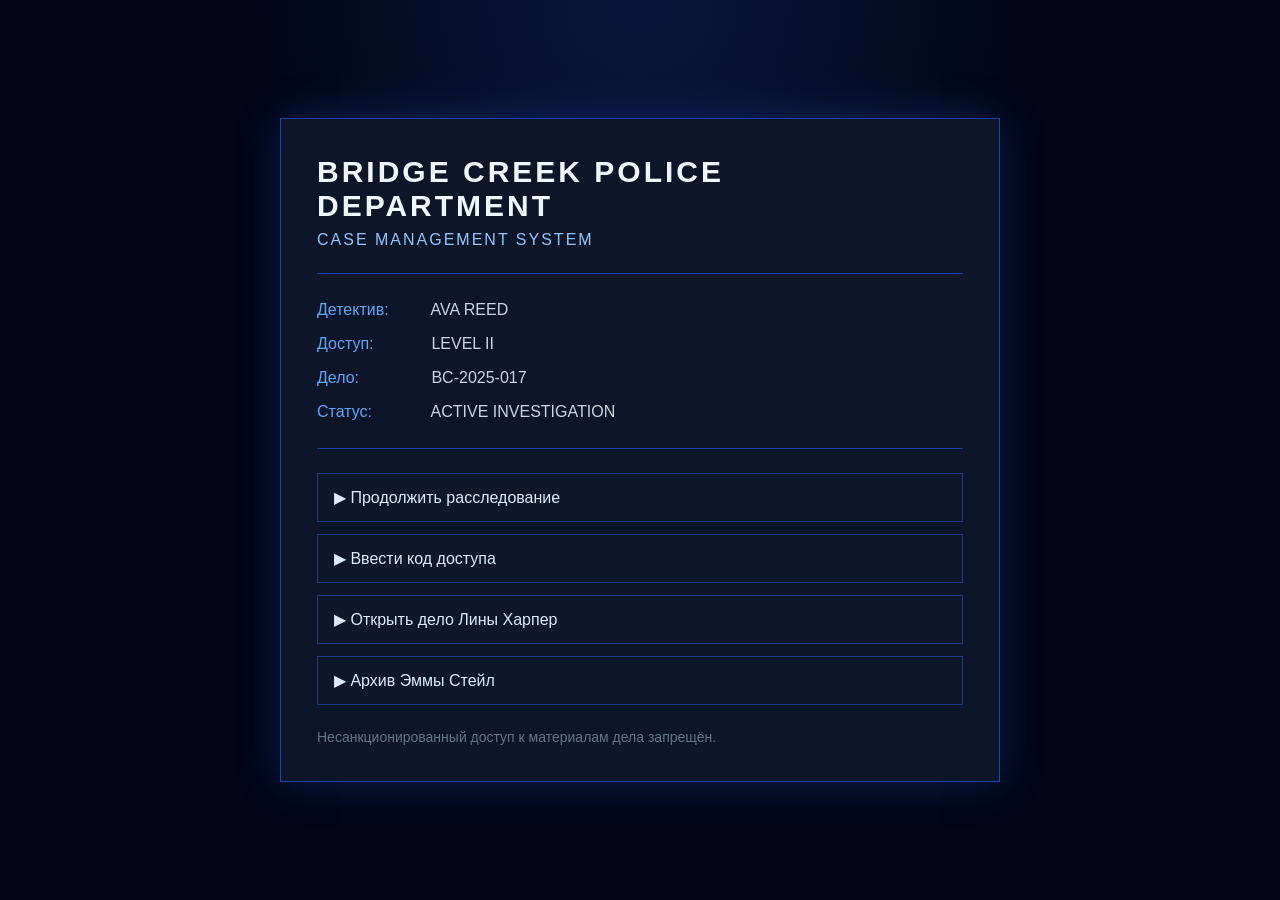
<file: index.html>
<!DOCTYPE html>
<html lang="ru">
<head>
  <meta charset="UTF-8">
  <meta name="viewport" content="width=device-width, initial-scale=1.0">
  <title>Bridge Creek Police Database</title>
  <link rel="stylesheet" href="assets/css/style.css">
</head>

<body class="terminal-body">

  <main class="terminal-screen">

    <section class="login-panel">

      <div class="system-label">BRIDGE CREEK POLICE DEPARTMENT</div>
      <div class="system-subtitle">CASE MANAGEMENT SYSTEM</div>

      <div class="terminal-line"></div>

      <div class="case-info">
        <p><span>Детектив:</span> AVA REED</p>
        <p><span>Доступ:</span> LEVEL II</p>
        <p><span>Дело:</span> BC-2025-017</p>
        <p><span>Статус:</span> ACTIVE INVESTIGATION</p>
      </div>

      <div class="terminal-line"></div>

      <div class="menu">
        <a href="pages/desktop.html">▶ Продолжить расследование</a>
        <a href="pages/access.html">▶ Ввести код доступа</a>
        <a href="case-lina.html">▶ Открыть дело Лины Харпер</a>
        <a href="emma.html">▶ Архив Эммы Стейл</a>
      </div>

      <div class="terminal-footer">
        Несанкционированный доступ к материалам дела запрещён.
      </div>

    </section>

  </main>

</body>
</html>
</file>
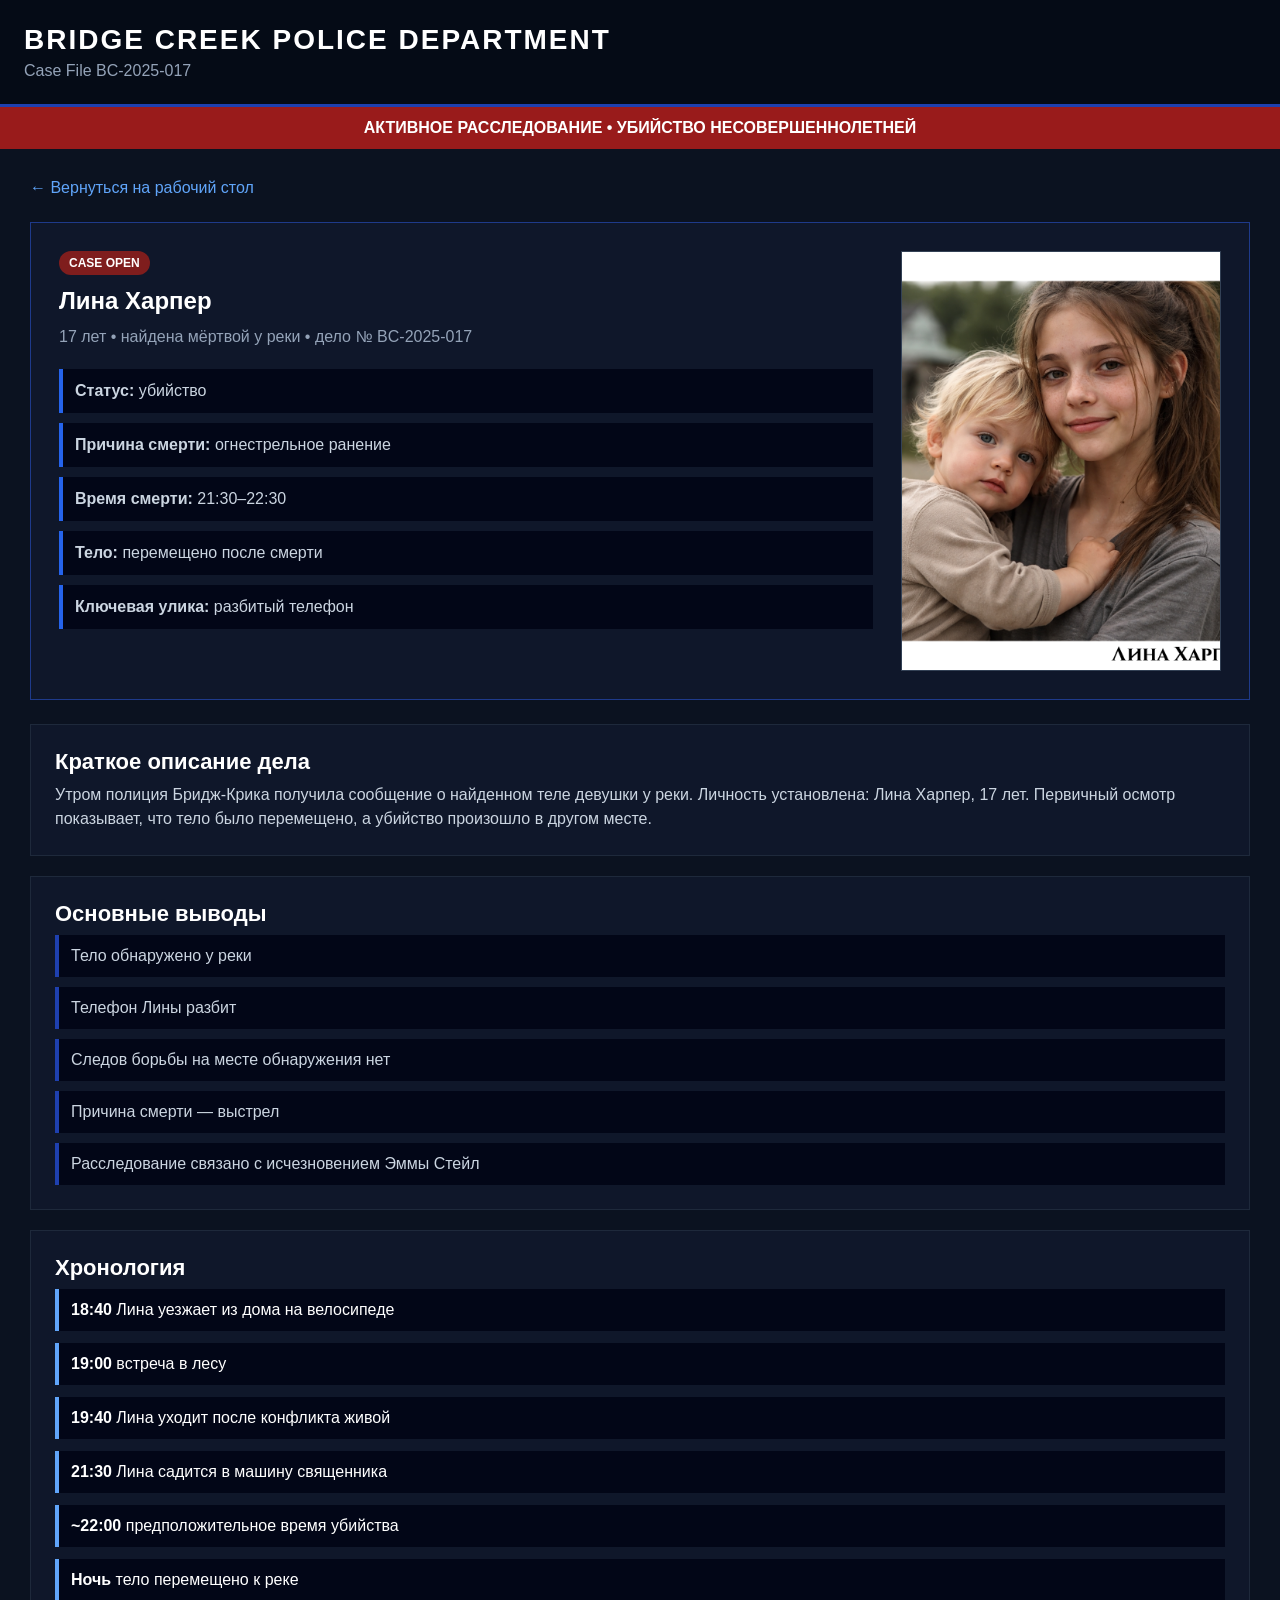
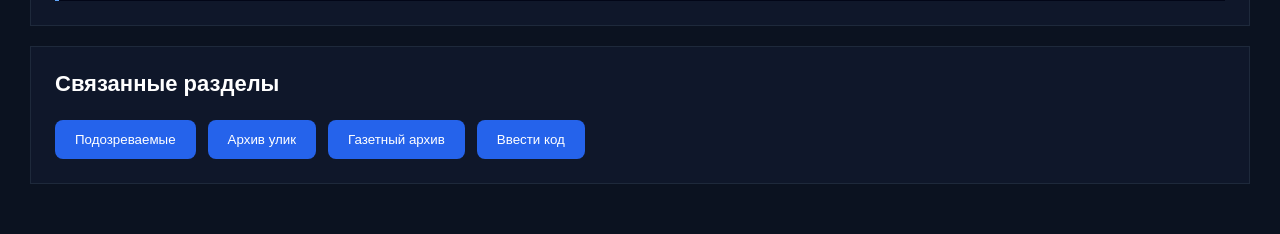
<file: case-lina.html>
<!DOCTYPE html>
<html lang="ru">
<head>
  <meta charset="UTF-8">
  <meta name="viewport" content="width=device-width, initial-scale=1.0">
  <title>Дело Лины Харпер</title>
  <link rel="stylesheet" href="assets/css/style.css">
</head>

<body>

<header>
  <div class="logo">BRIDGE CREEK POLICE DEPARTMENT</div>
  <div class="subtitle">Case File BC-2025-017</div>
</header>

<div class="warning">
  АКТИВНОЕ РАССЛЕДОВАНИЕ • УБИЙСТВО НЕСОВЕРШЕННОЛЕТНЕЙ
</div>

<main class="container">

  <a class="back" href="pages/desktop.html">← Вернуться на рабочий стол</a>

  <section class="case-hero">

    <div>
      <span class="tag red">CASE OPEN</span>
      <h1>Лина Харпер</h1>
      <p class="case-subtitle">17 лет • найдена мёртвой у реки • дело № BC-2025-017</p>

      <div class="case-data">
        <p><strong>Статус:</strong> убийство</p>
        <p><strong>Причина смерти:</strong> огнестрельное ранение</p>
        <p><strong>Время смерти:</strong> 21:30–22:30</p>
        <p><strong>Тело:</strong> перемещено после смерти</p>
        <p><strong>Ключевая улика:</strong> разбитый телефон</p>
      </div>
    </div>

    <img class="case-photo" src="assets/images/lina-harper.png" alt="Лина Харпер">

  </section>

  <section class="case-section">
    <h2>Краткое описание дела</h2>
    <p>
      Утром полиция Бридж-Крика получила сообщение о найденном теле девушки у реки.
      Личность установлена: Лина Харпер, 17 лет. Первичный осмотр показывает, что тело
      было перемещено, а убийство произошло в другом месте.
    </p>
  </section>

  <section class="case-section">
    <h2>Основные выводы</h2>

    <div class="case-points">
      <div>Тело обнаружено у реки</div>
      <div>Телефон Лины разбит</div>
      <div>Следов борьбы на месте обнаружения нет</div>
      <div>Причина смерти — выстрел</div>
      <div>Расследование связано с исчезновением Эммы Стейл</div>
    </div>
  </section>

  <section class="case-section">
    <h2>Хронология</h2>

    <div class="timeline-static">
      <div><strong>18:40</strong> Лина уезжает из дома на велосипеде</div>
      <div><strong>19:00</strong> встреча в лесу</div>
      <div><strong>19:40</strong> Лина уходит после конфликта живой</div>
      <div><strong>21:30</strong> Лина садится в машину священника</div>
      <div><strong>~22:00</strong> предположительное время убийства</div>
      <div><strong>Ночь</strong> тело перемещено к реке</div>
    </div>
  </section>

  <section class="case-section">
    <h2>Связанные разделы</h2>

    <div class="case-links">
      <button onclick="location.href='suspects.html'">Подозреваемые</button>
      <button onclick="location.href='evidence.html'">Архив улик</button>
      <button onclick="location.href='pages/news.html'">Газетный архив</button>
      <button onclick="location.href='pages/access.html'">Ввести код</button>
    </div>
  </section>

</main>

</body>
</html>
</file>
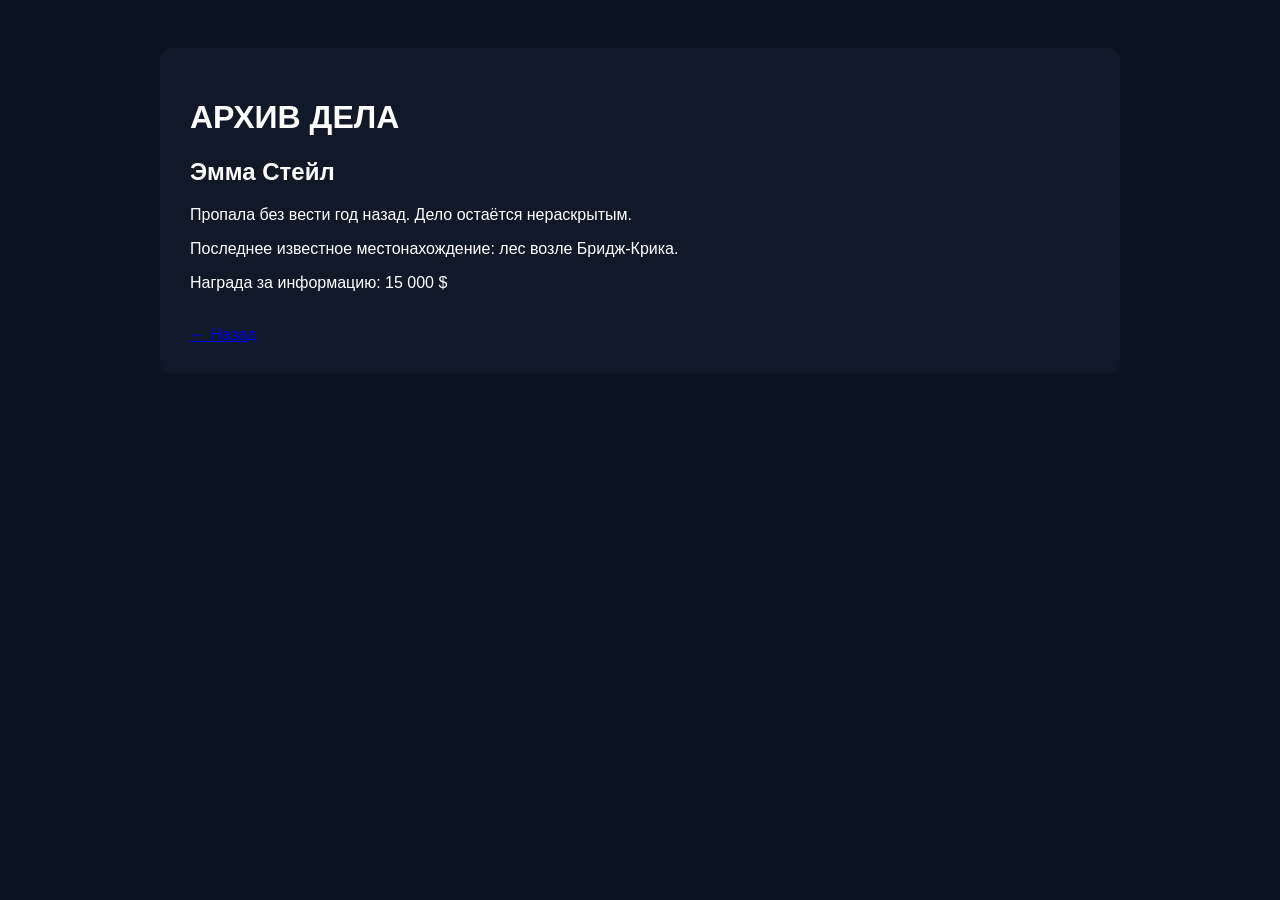
<file: emma.html>
<!DOCTYPE html>
<html>
<head>
<meta charset="UTF-8">
<title> Эмма Стейл</title>

<style>

body{
background:#0b1220;
color:white;
font-family:Arial;
padding:40px;
}

.card{
background:#111827;
padding:30px;
border-radius:12px;
max-width:900px;
margin:auto;
}

</style>
</head>

<body>

<div class="card">

<h1>АРХИВ ДЕЛА</h1>

<h2>Эмма Стейл</h2>

<p>
Пропала без вести год назад.
Дело остаётся нераскрытым.
</p>

<p>
Последнее известное местонахождение:
лес возле Бридж-Крика.
</p>

<p>
Награда за информацию:
15 000 $
</p>

<br>

<a href="index.html">← Назад</a>

</div>

</body>
</html>
</file>
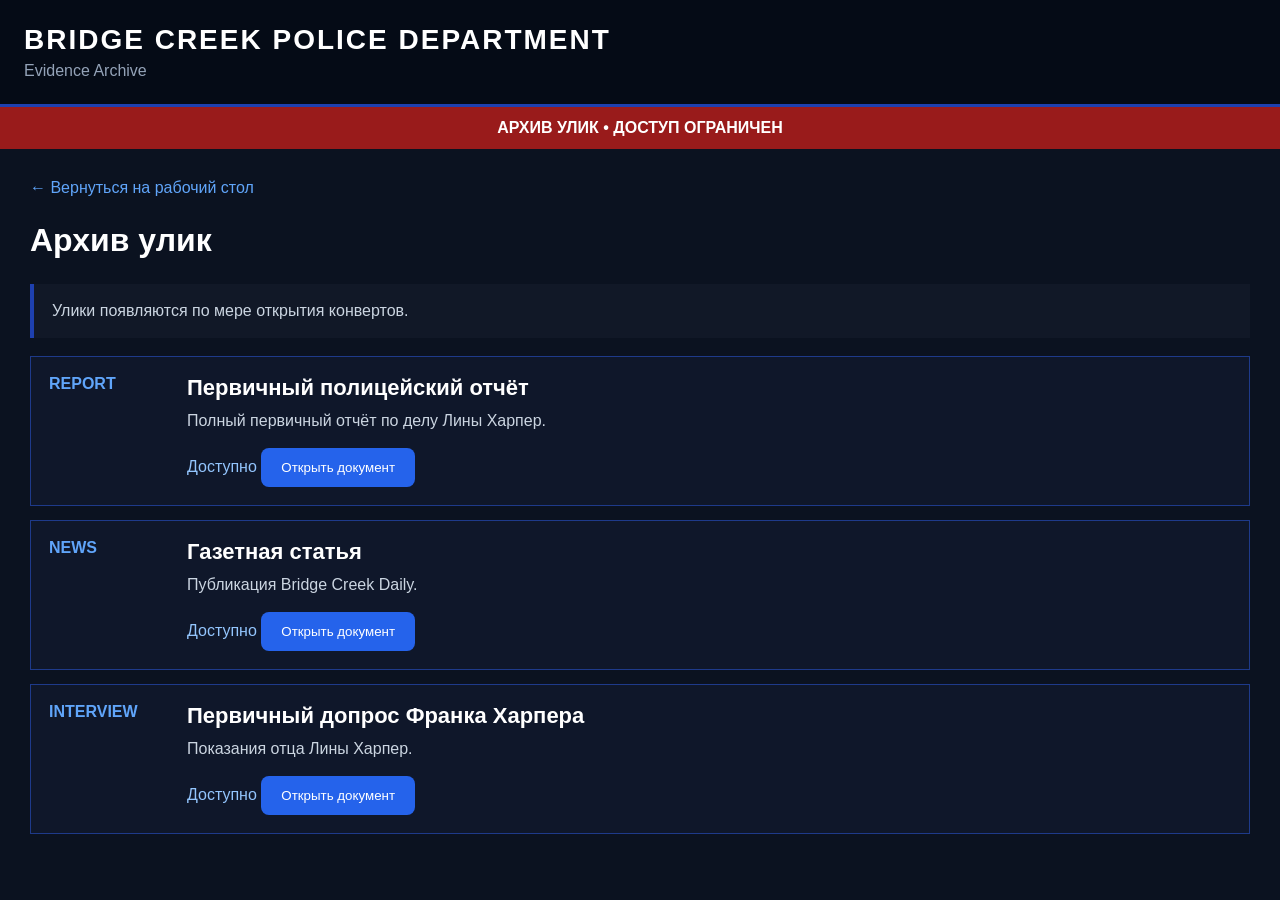
<file: evidence.html>
<!DOCTYPE html>
<html lang="ru">
<head>
  <meta charset="UTF-8">
  <meta name="viewport" content="width=device-width, initial-scale=1.0">
  <title>Архив улик</title>
  <link rel="stylesheet" href="assets/css/style.css">
</head>

<body>

<header>
  <div class="logo">BRIDGE CREEK POLICE DEPARTMENT</div>
  <div class="subtitle">Evidence Archive</div>
</header>

<div class="warning">
  АРХИВ УЛИК • ДОСТУП ОГРАНИЧЕН
</div>

<main class="container">

  <a class="back" href="pages/desktop.html">← Вернуться на рабочий стол</a>

  <h1>Архив улик</h1>

  <div class="note">
    Улики появляются по мере открытия конвертов.
  </div>

  <br>

  <div id="evidenceList" class="evidence-list"></div>

</main>

<div id="documentModal" class="document-modal">
  <div class="document-window">
    <div class="document-header">
      <strong id="documentTitle">Документ</strong>
      <button class="close-doc" onclick="closeDocument()">Закрыть</button>
    </div>

    <div id="documentViewer" class="document-frame"></div>
  </div>
</div>

<script src="js/game.js"></script>
<script>
  loadEvidence();
</script>

</body>
</html>
</file>
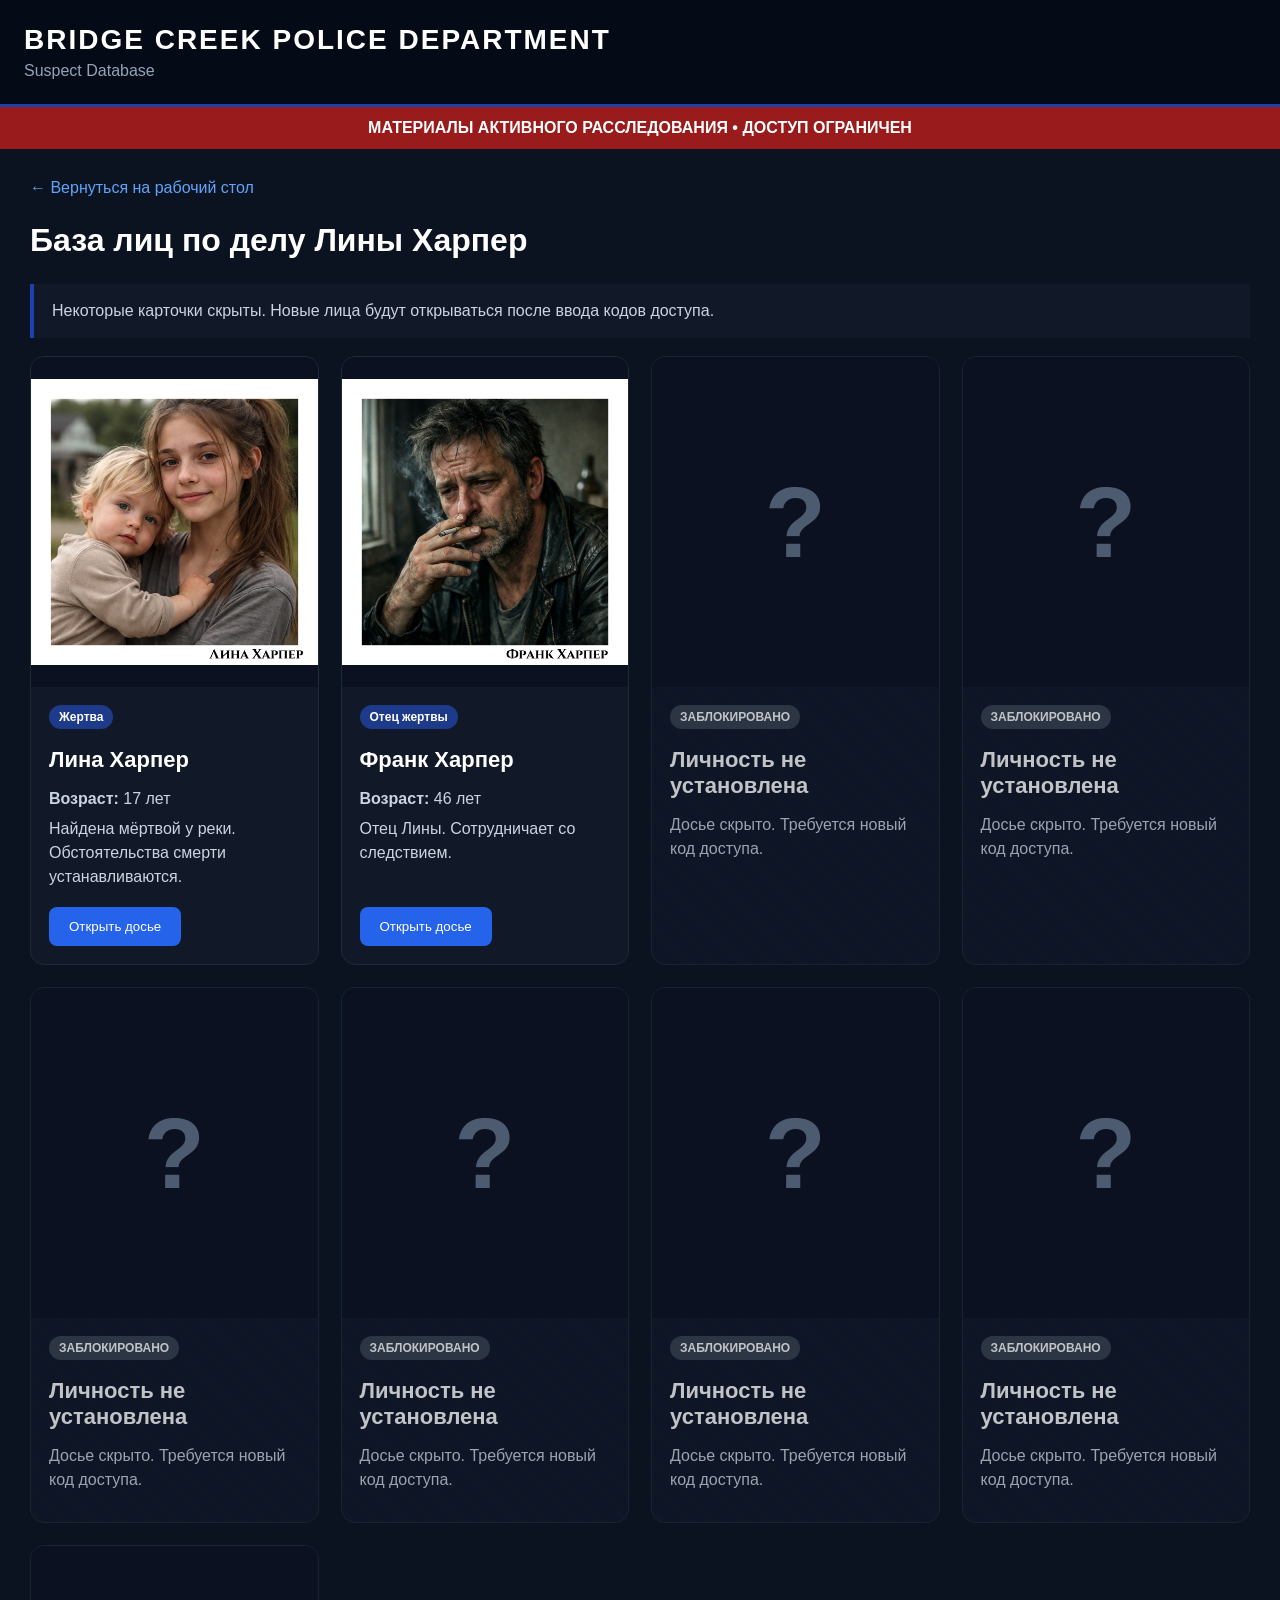
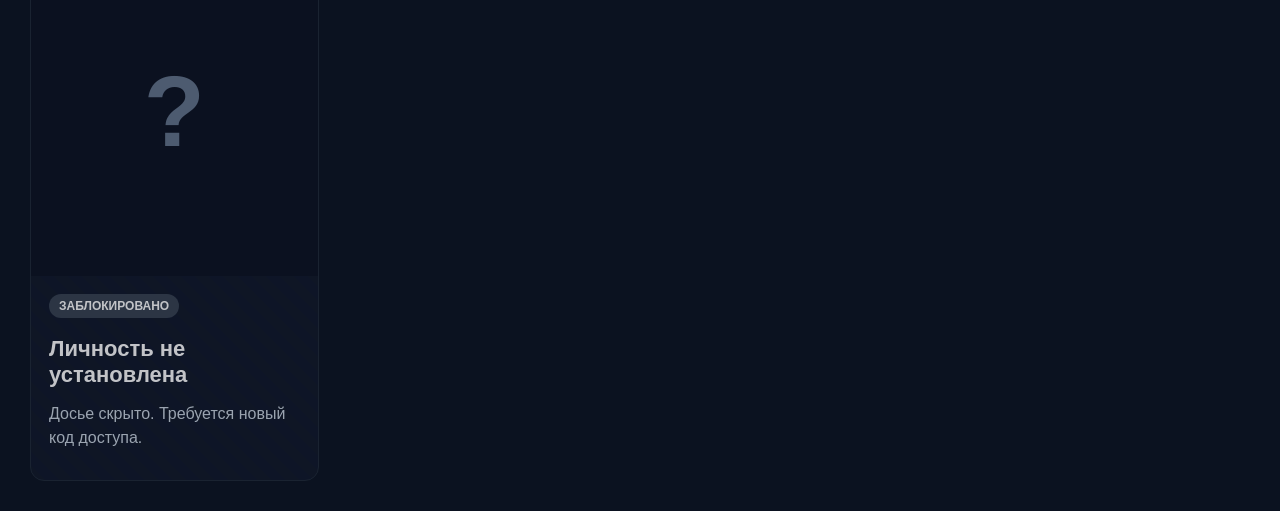
<file: suspects.html>
<!DOCTYPE html>
<html lang="ru">
<head>
  <meta charset="UTF-8">
  <meta name="viewport" content="width=device-width, initial-scale=1.0">
  <title>Подозреваемые</title>
  <link rel="stylesheet" href="assets/css/style.css?v=2">
</head>

<body>

<header>
  <div class="logo">BRIDGE CREEK POLICE DEPARTMENT</div>
  <div class="subtitle">Suspect Database</div>
</header>

<div class="warning">
  МАТЕРИАЛЫ АКТИВНОГО РАССЛЕДОВАНИЯ • ДОСТУП ОГРАНИЧЕН
</div>

<main class="container">

  <a class="back" href="pages/desktop.html">← Вернуться на рабочий стол</a>

  <h1>База лиц по делу Лины Харпер</h1>

  <div class="note">
    Некоторые карточки скрыты. Новые лица будут открываться после ввода кодов доступа.
  </div>

  <br>

  <div id="suspectsGrid" class="grid"></div>

</main>

<script src="js/game.js"></script>
<script>
  loadSuspects();
</script>

</body>
</html>
</file>
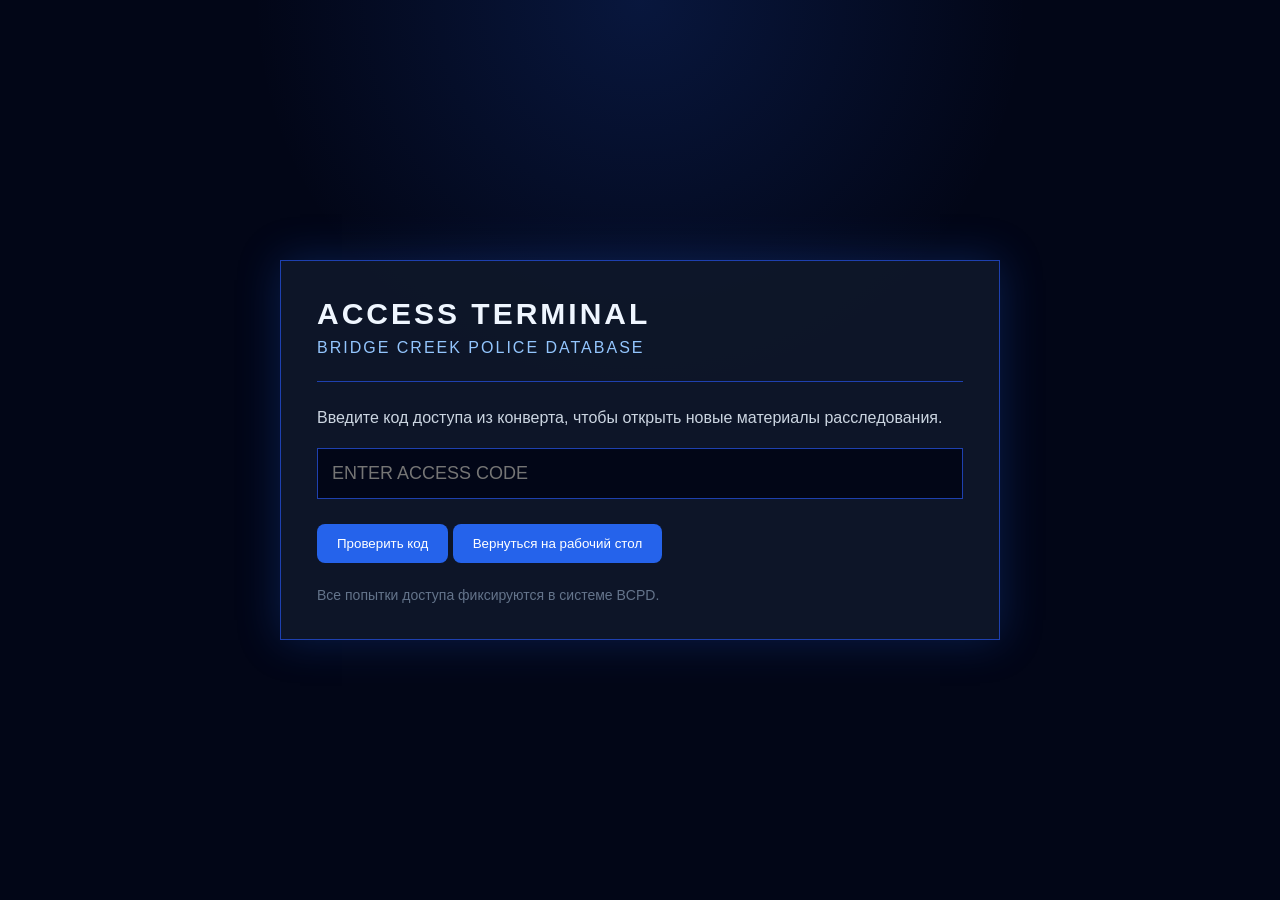
<file: pages/access.html>
<!DOCTYPE html>
<html lang="ru">
<head>
  <meta charset="UTF-8">
  <meta name="viewport" content="width=device-width, initial-scale=1.0">
  <title>Код доступа</title>
  <link rel="stylesheet" href="../assets/css/style.css">
</head>

<body class="terminal-body">

<main class="terminal-screen">

  <section class="login-panel">

    <div class="system-label">ACCESS TERMINAL</div>
    <div class="system-subtitle">BRIDGE CREEK POLICE DATABASE</div>

    <div class="terminal-line"></div>

    <p>Введите код доступа из конверта, чтобы открыть новые материалы расследования.</p>

    <br>

    <input id="accessCode" class="access-input" type="text" placeholder="ENTER ACCESS CODE">

    <button onclick="checkAccessCode()">Проверить код</button>
    <button onclick="location.href='desktop.html'">Вернуться на рабочий стол</button>

    <div id="accessResult"></div>

    <div class="terminal-footer">
      Все попытки доступа фиксируются в системе BCPD.
    </div>

  </section>

</main>

<script src="../js/game.js"></script>

</body>
</html>
</file>
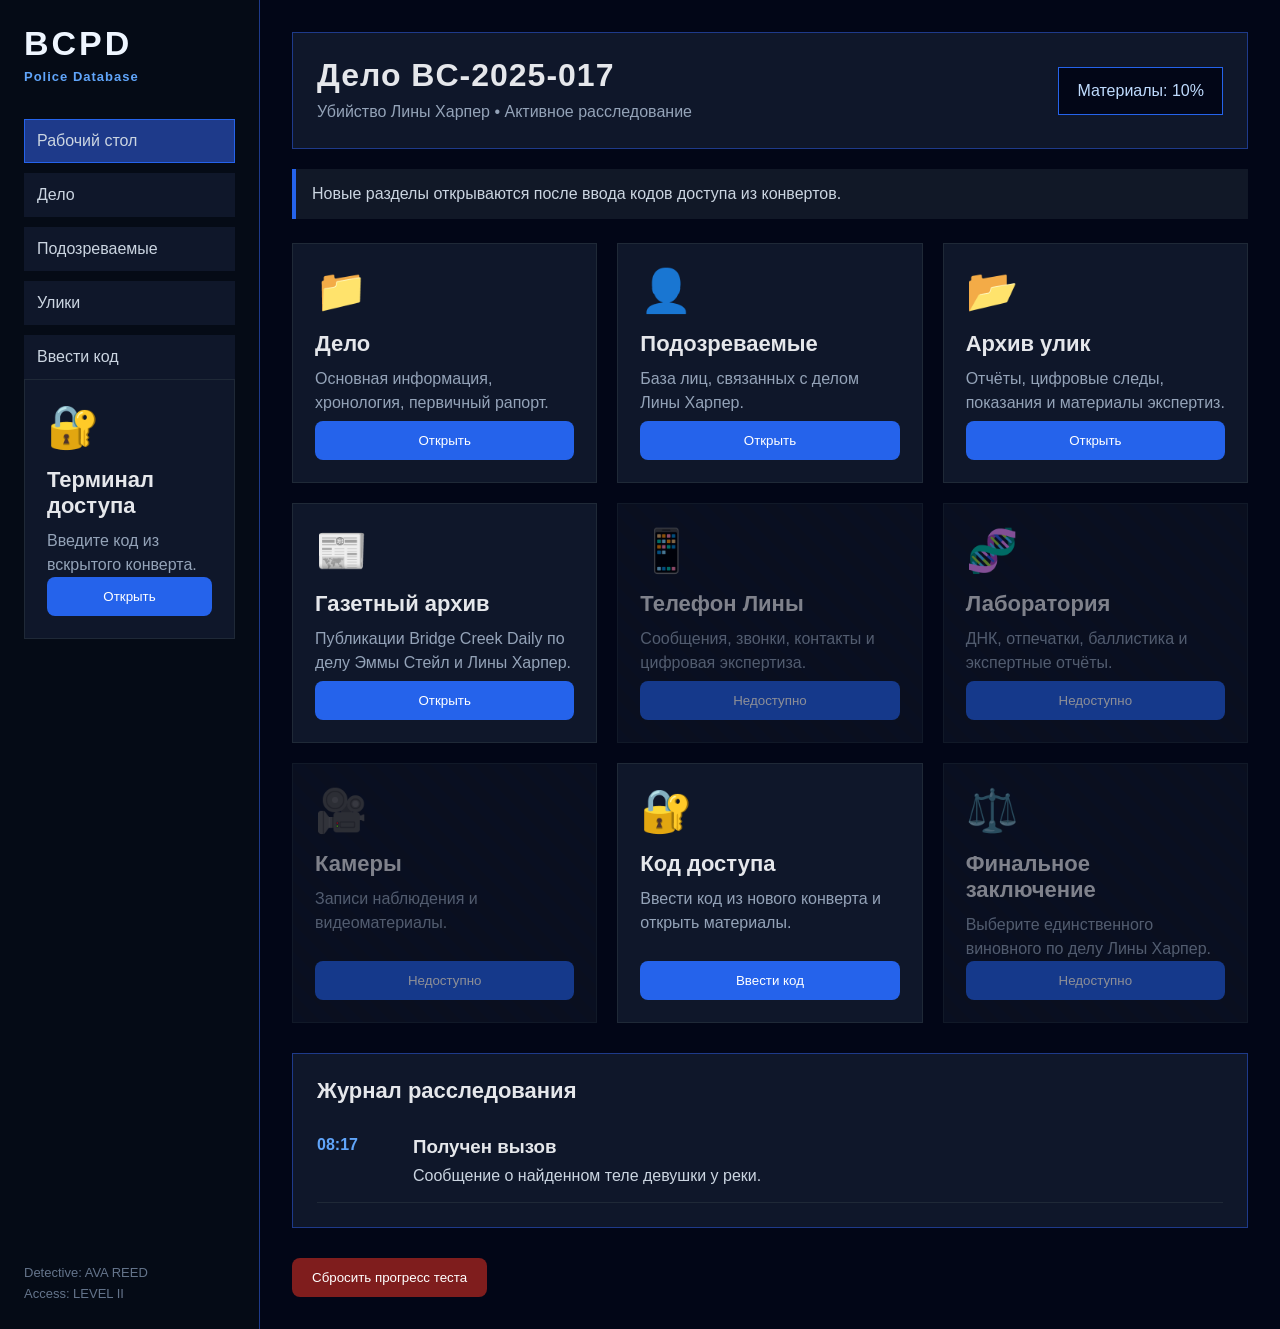
<file: pages/cctv.html>
<!DOCTYPE html>
<html lang="ru">
<head>
  <meta charset="UTF-8">
  <meta name="viewport" content="width=device-width, initial-scale=1.0">
  <title>Камеры</title>
  <link rel="stylesheet" href="../assets/css/style.css">
</head>

<body class="os-body">

<div class="os-layout">

  <aside class="sidebar">
    <div class="sidebar-logo">
      BCPD
      <span>CCTV Archive</span>
    </div>

    <nav class="sidebar-menu">
      <a href="desktop.html">Рабочий стол</a>
      <a href="../evidence.html">Улики</a>
      <a href="../suspects.html">Подозреваемые</a>
      <a href="access.html">Ввести код</a>
    </nav>
  </aside>

  <main class="workspace">

    <div class="topbar">
      <div>
        <h1>Архив камер</h1>
        <p>Записи наблюдения по делу BC-2025-017</p>
      </div>
      <div class="progress-box">CCTV</div>
    </div>

    <section class="camera-list">

      <div class="camera-card" data-level="4">

        <div class="camera-preview locked-preview">
          21:32
        </div>

        <div>
          <span class="tag gray">ЗАБЛОКИРОВАНО</span>

          <h2>Церковная дорога</h2>

          <p class="camera-description">
            Доступ к записи ограничен.
          </p>

          <button disabled
            data-file="../assets/documents/cctv/lina-is-leaving-with-thomas.mp4"
            data-title="Церковная дорога — 21:32"
            data-description="Лина садится в автомобиль Томаса Джонса.">
            Недоступно
          </button>
        </div>

      </div>

      <div class="camera-card" data-level="9">

        <div class="camera-preview locked-preview">
          20:00
        </div>

        <div>
          <span class="tag gray">ЗАБЛОКИРОВАНО</span>

          <h2>Сарай Уоллесов</h2>

          <p class="camera-description">
            Доступ к записи ограничен.
          </p>

          <button disabled
            data-file="../assets/documents/cctv/Ryan-steals-a-gun.mp4"
            data-title="Сарай Уоллесов — 20:00"
            data-description="Восстановленная запись с камеры наблюдения. Требуется изучение материала.">
            Недоступно
          </button>
        </div>

      </div>

    </section>

  </main>

</div>

<div id="documentModal"
     class="document-modal"
     style="display: none;">

  <div class="document-window">

    <div class="document-header">

      <strong id="documentTitle">
        Видеозапись
      </strong>

      <button class="close-doc"
        onclick="closeDocument()">
        Закрыть
      </button>

    </div>

    <div id="documentViewer"
         class="document-frame">
    </div>

  </div>

</div>

<script src="../js/game.js?v=6"></script>

<script>

  const progress = getProgress();

  if (progress < 4) {

    alert("Доступ к архиву камер ограничен.");
    location.replace("desktop.html");

  } else {

    document.querySelectorAll(".camera-card").forEach(card => {

      const requiredLevel = Number(card.dataset.level);

      const button = card.querySelector("button");
      const tag = card.querySelector(".tag");
      const preview = card.querySelector(".camera-preview");
      const description = card.querySelector(".camera-description");

      if (progress >= requiredLevel) {

        tag.textContent = "ДОСТУПНО";
        tag.className = "tag blue";

        preview.classList.remove("locked-preview");

        description.textContent = button.dataset.description;

        button.disabled = false;
        button.textContent = "Воспроизвести запись";

        button.onclick = function () {

          openDocument(
            button.dataset.file,
            button.dataset.title
          );

        };

      } else {

        tag.textContent = "ЗАБЛОКИРОВАНО";
        tag.className = "tag gray";

        button.disabled = true;
        button.textContent = "Недоступно";

      }

    });

  }

</script>

</body>
</html>
</file>
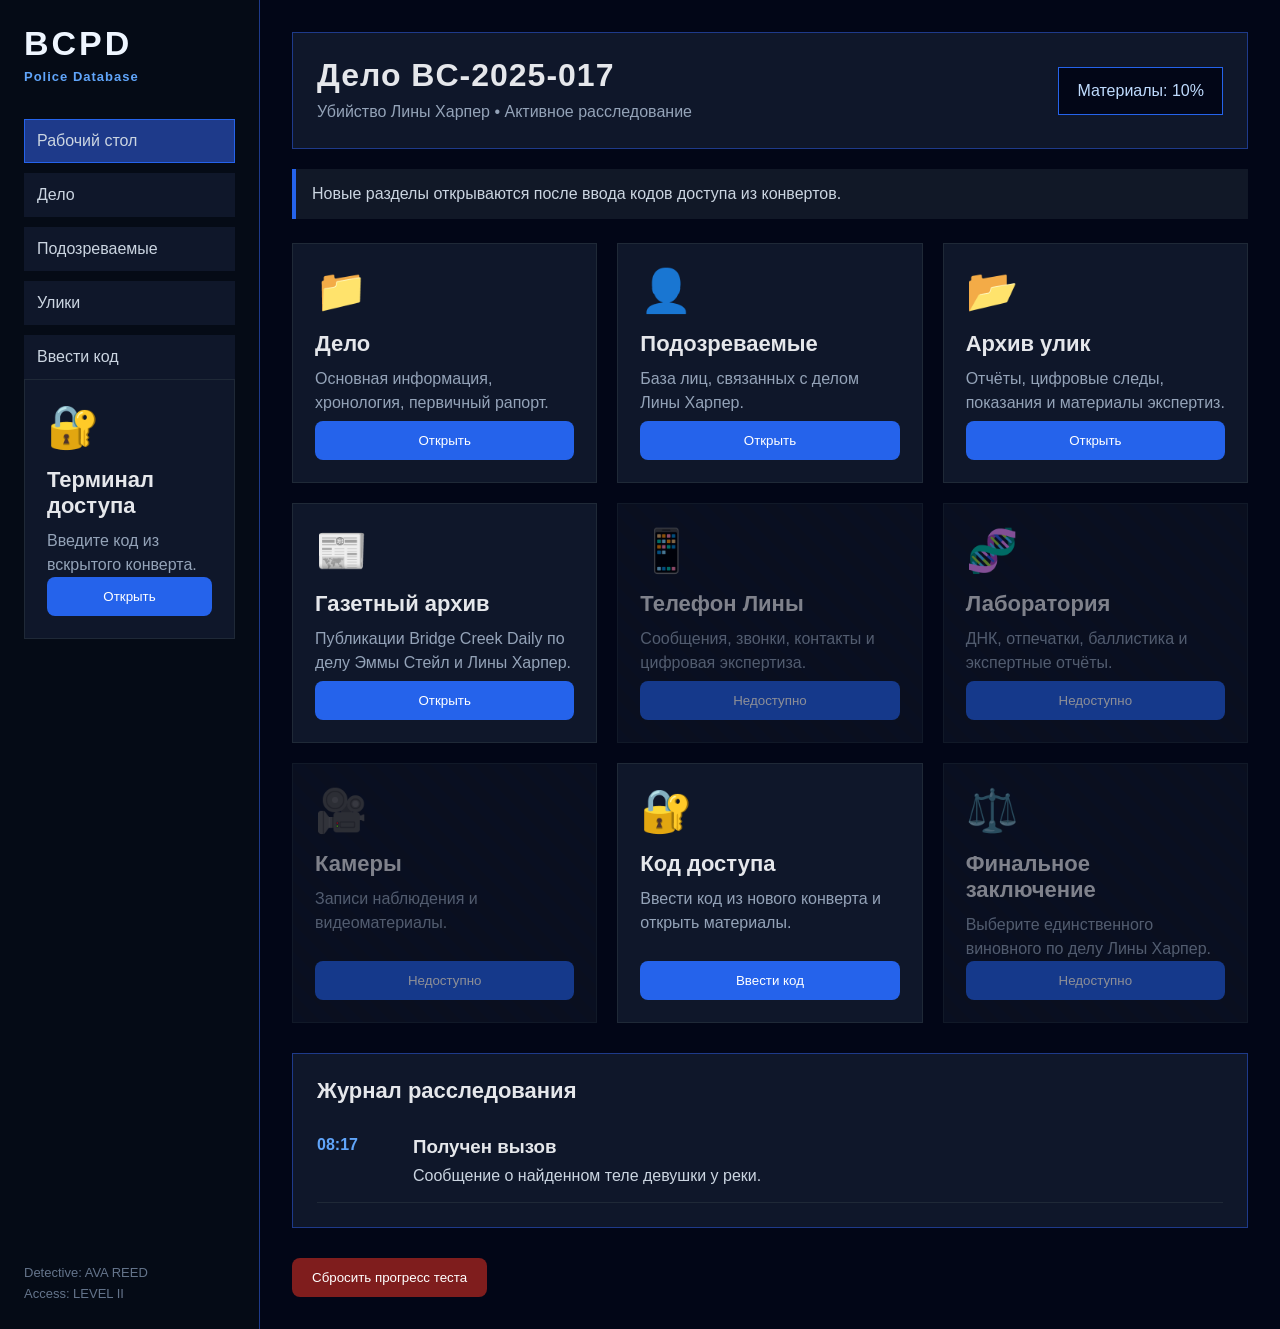
<file: pages/classified.html>
<!DOCTYPE html>
<html lang="ru">
<head>
  <meta charset="UTF-8">
  <meta name="viewport" content="width=device-width, initial-scale=1.0">
  <title>Засекреченные материалы</title>
  <link rel="stylesheet" href="../assets/css/style.css">
</head>

<body class="os-body">

<div class="workspace">

  <div class="topbar">
    <h1>Засекреченные материалы</h1>
    <p>Финальный доступ • дело BC-2025-017</p>
  </div>

  <section class="system-alert">
    Финальные материалы открываются только после правильного заключения детектива.
  </section>

  <div class="app-grid">

    <div class="app-card available">
      <div class="app-icon">🎙️</div>
      <h2>Допрос Райана — часть 1</h2>
      <p>Финальный протокол признания.</p>
      <button onclick="openDocument('../assets/documents/final/Interview-with-Ryan-Finale1.png', 'Допрос Райана — часть 1')">Открыть</button>
    </div>

    <div class="app-card available">
      <div class="app-icon">🎙️</div>
      <h2>Допрос Райана — часть 2</h2>
      <p>Продолжение финального допроса.</p>
      <button onclick="openDocument('../assets/documents/final/Interview-with-Ryan-Finale2.png', 'Допрос Райана — часть 2')">Открыть</button>
    </div>

    <div class="app-card available">
      <div class="app-icon">📰</div>
      <h2>Финальная газетная выписка</h2>
      <p>Публикация после закрытия дела.</p>
      <button onclick="openDocument('../assets/documents/final/the-final-extract-from-the-newspaper.png', 'Финальная газетная выписка')">Открыть</button>
    </div>

  </div>

</div>

<div id="documentModal" class="document-modal">
  <div class="document-window">
    <div class="document-header">
      <strong id="documentTitle">Документ</strong>
      <button class="close-doc" onclick="closeDocument()">Закрыть</button>
    </div>
    <div id="documentViewer" class="document-frame"></div>
  </div>
</div>

<script src="../js/game.js"></script>
<script>
  if (localStorage.getItem("finalUnlocked") !== "true") {
    alert("Доступ запрещён. Сначала вынесите заключение детектива.");
    location.href = "final-decision.html";
  }
</script>

</body>
</html>
</file>
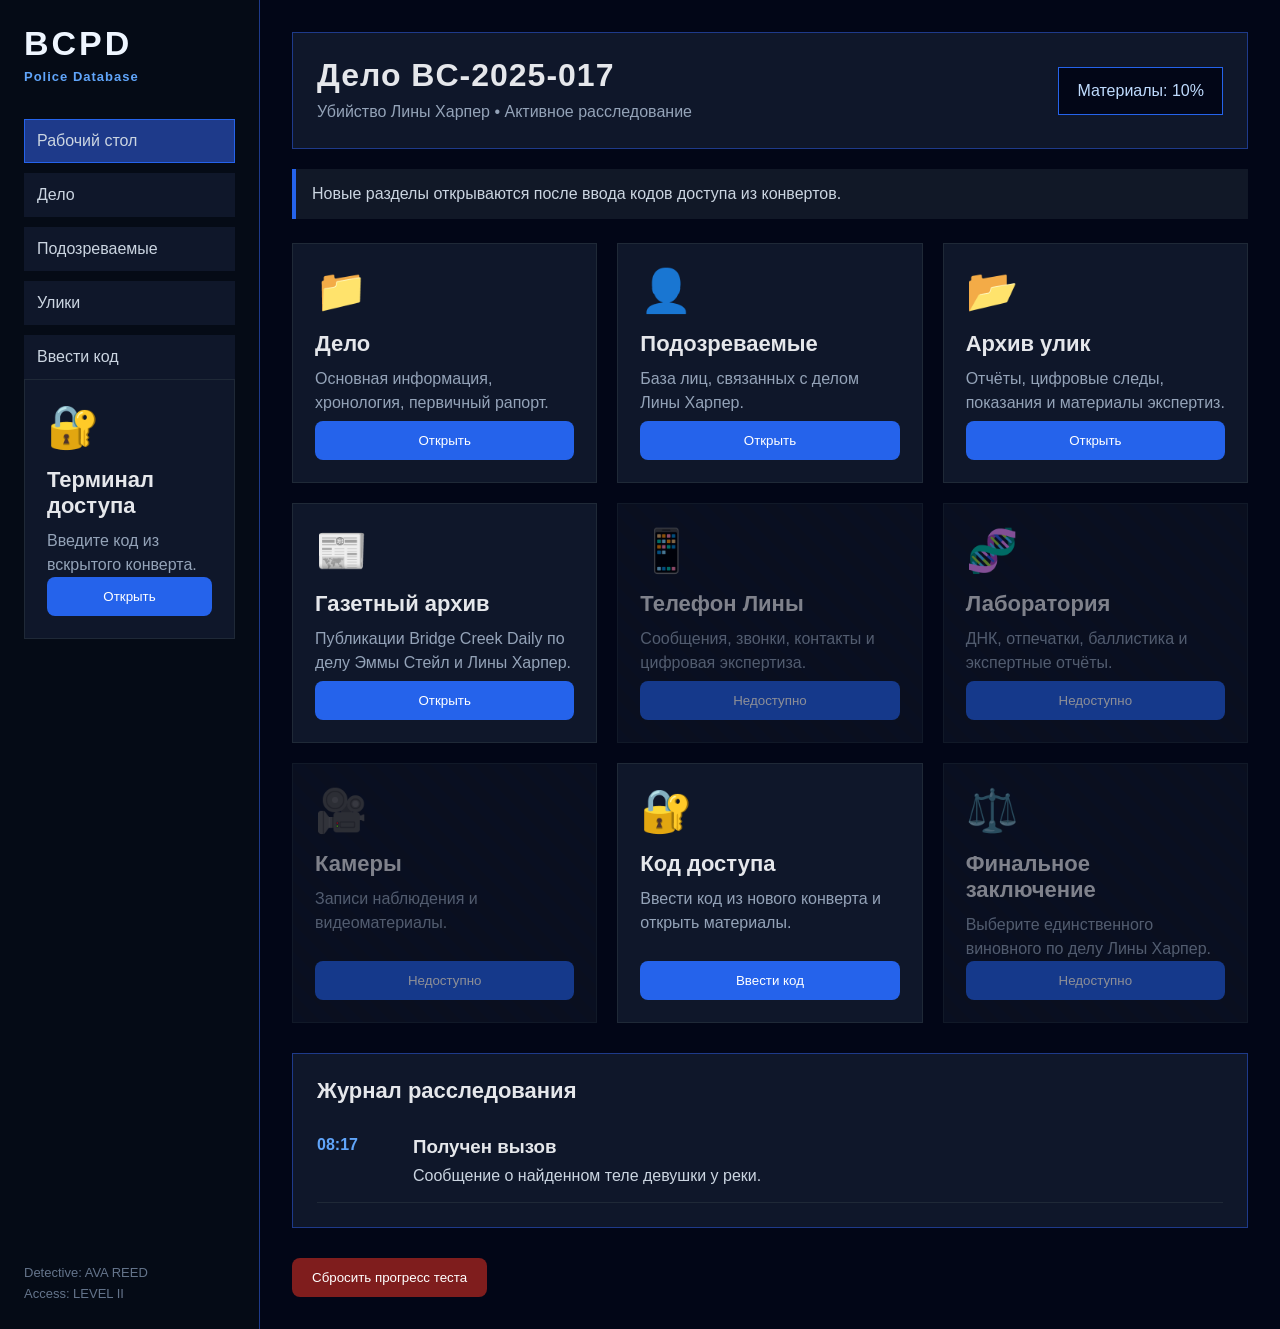
<file: pages/desktop.html>
<!DOCTYPE html>
<html lang="ru">
<head>
  <meta charset="UTF-8">
  <meta name="viewport" content="width=device-width, initial-scale=1.0">
  <title>Рабочий стол детектива</title>
  <link rel="stylesheet" href="../assets/css/style.css">
</head>

<body class="os-body">

<div class="os-layout">

  <aside class="sidebar">
    <div class="sidebar-logo">
      BCPD
      <span>Police Database</span>
    </div>

    <nav class="sidebar-menu">
      <a class="active" href="desktop.html">Рабочий стол</a>
      <a href="../case-lina.html">Дело</a>
      <a href="../suspects.html">Подозреваемые</a>
      <a href="../evidence.html">Улики</a>
      <a href="access.html">Ввести код</a>
    </nav>

    <div class="app-card available">
      <div class="app-icon">🔐</div>
      <h2>Терминал доступа</h2>
      <p>Введите код из вскрытого конверта.</p>
      <button onclick="location.href='access.html'">
        Открыть
      </button>
    </div>

    <div class="sidebar-footer">
      Detective: AVA REED<br>
      Access: LEVEL II
    </div>
  </aside>

  <main class="workspace">

    <div class="topbar">
      <div>
        <h1>Дело BC-2025-017</h1>
        <p>Убийство Лины Харпер • Активное расследование</p>
      </div>

      <div class="progress-box">
        Материалы: <span id="progressText">10%</span>
      </div>
    </div>

    <section class="system-alert" id="systemAlert">
      Новые разделы открываются после ввода кодов доступа из конвертов.
    </section>

    <section class="app-grid">

      <div class="app-card available">
        <div class="app-icon">📁</div>
        <h2>Дело</h2>
        <p>Основная информация, хронология, первичный рапорт.</p>
        <button onclick="location.href='../case-lina.html'">Открыть</button>
      </div>

      <div class="app-card available">
        <div class="app-icon">👤</div>
        <h2>Подозреваемые</h2>
        <p>База лиц, связанных с делом Лины Харпер.</p>
        <button onclick="location.href='../suspects.html'">Открыть</button>
      </div>

      <div class="app-card available">
        <div class="app-icon">📂</div>
        <h2>Архив улик</h2>
        <p>Отчёты, цифровые следы, показания и материалы экспертиз.</p>
        <button onclick="location.href='../evidence.html'">Открыть</button>
      </div>

      <div class="app-card available">
        <div class="app-icon">📰</div>
        <h2>Газетный архив</h2>
        <p>Публикации Bridge Creek Daily по делу Эммы Стейл и Лины Харпер.</p>
        <button onclick="location.href='news.html'">Открыть</button>
      </div>

      <div class="app-card locked-section" data-unlock="3">
        <div class="app-icon">📱</div>
        <h2>Телефон Лины</h2>
        <p>Сообщения, звонки, контакты и цифровая экспертиза.</p>
        <button disabled class="section-button" data-link="phone.html">Недоступно</button>
      </div>

      <div class="app-card locked-section" data-unlock="5">
        <div class="app-icon">🧬</div>
        <h2>Лаборатория</h2>
        <p>ДНК, отпечатки, баллистика и экспертные отчёты.</p>
        <button disabled class="section-button" data-link="lab.html">Недоступно</button>
      </div>

      <div class="app-card locked-section" data-unlock="4">
        <div class="app-icon">🎥</div>
        <h2>Камеры</h2>
        <p>Записи наблюдения и видеоматериалы.</p>
        <button disabled class="section-button" data-link="cctv.html">Недоступно</button>
      </div>

      <div class="app-card available">
        <div class="app-icon">🔐</div>
        <h2>Код доступа</h2>
        <p>Ввести код из нового конверта и открыть материалы.</p>
        <button onclick="location.href='access.html'">Ввести код</button>
      </div>

      <div class="app-card locked-section" data-unlock="10">
        <div class="app-icon">⚖️</div>
        <h2>Финальное заключение</h2>
        <p>Выберите единственного виновного по делу Лины Харпер.</p>
        <button disabled class="section-button" data-link="final-decision.html">Недоступно</button>
      </div>

    </section>

    <section class="case-journal">
      <h2>Журнал расследования</h2>
      <div id="timelineList"></div>
    </section>

    <button class="test-reset" onclick="resetProgress()">
      Сбросить прогресс теста
    </button>

  </main>

</div>

<script src="../js/game.js"></script>

<script>
  updateDesktopProgress();
  updateLockedSections();
  loadTimeline();
</script>

</body>
</html>
</file>
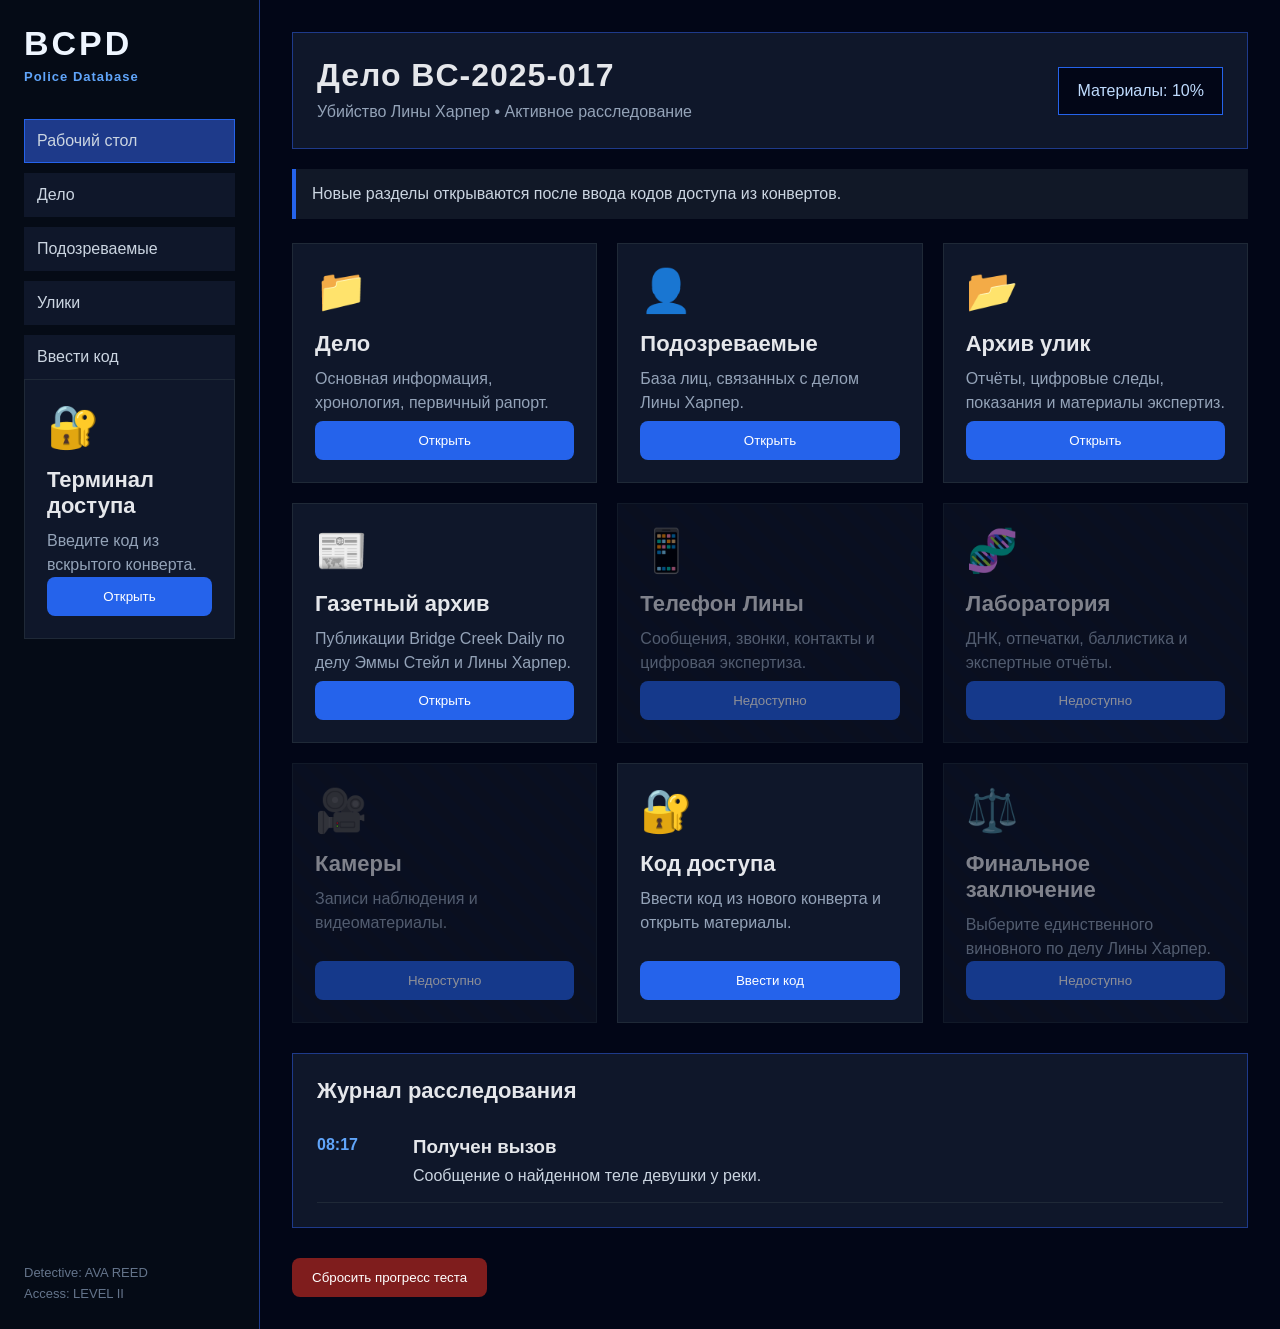
<file: pages/final-decision.html>
<!DOCTYPE html>
<html lang="ru">
<head>
    <meta charset="UTF-8">
    <meta name="viewport" content="width=device-width, initial-scale=1.0">
    <title>Заключение детектива</title>
    <link rel="stylesheet" href="../assets/css/style.css">
</head>

<body class="os-body">

<div class="workspace">

  <div class="topbar">
    <h1>Заключение детектива</h1>
    <p>Выберите человека, которого считаете убийцей Лины Харпер.</p>
  </div>

  <section class="system-alert">
    Внимание: после подтверждения заключения система проверит, достаточно ли доказательств.
    При ошибочном выборе доступ к засекреченным материалам будет закрыт.
  </section>

  <div class="decision-box">

    <label class="decision-option">
      <input type="radio" name="killer" value="mark">
      <span>Марк Уоллес</span>
    </label>

    <label class="decision-option">
      <input type="radio" name="killer" value="ryan">
      <span>Райан Уоллес</span>
    </label>

    <label class="decision-option">
      <input type="radio" name="killer" value="kyle">
      <span>Кайл Беннет</span>
    </label>

    <label class="decision-option">
      <input type="radio" name="killer" value="sarah">
      <span>Сара Коулман</span>
    </label>

    <label class="decision-option">
      <input type="radio" name="killer" value="thomas">
      <span>Томас Джонс</span>
    </label>

    <label class="decision-option">
      <input type="radio" name="killer" value="daniel">
      <span>Дэниел Рид</span>
    </label>

    <div class="decision-actions">
      <button onclick="location.href='desktop.html'">Вернуться к материалам</button>
      <textarea id="decisionReason" placeholder="Кратко опишите, почему вы считаете этого человека виновным..."></textarea>
      <button onclick="submitDecision()">Подтвердить заключение</button>
    </div>

  </div>

</div>

<script src="../js/game.js"></script>

<script>
  if (getProgress() < 10) {
    alert("Доступ запрещён. Сначала соберите все материалы дела.");
    location.href = "desktop.html";
  }
</script>

</body>
</html>
</file>
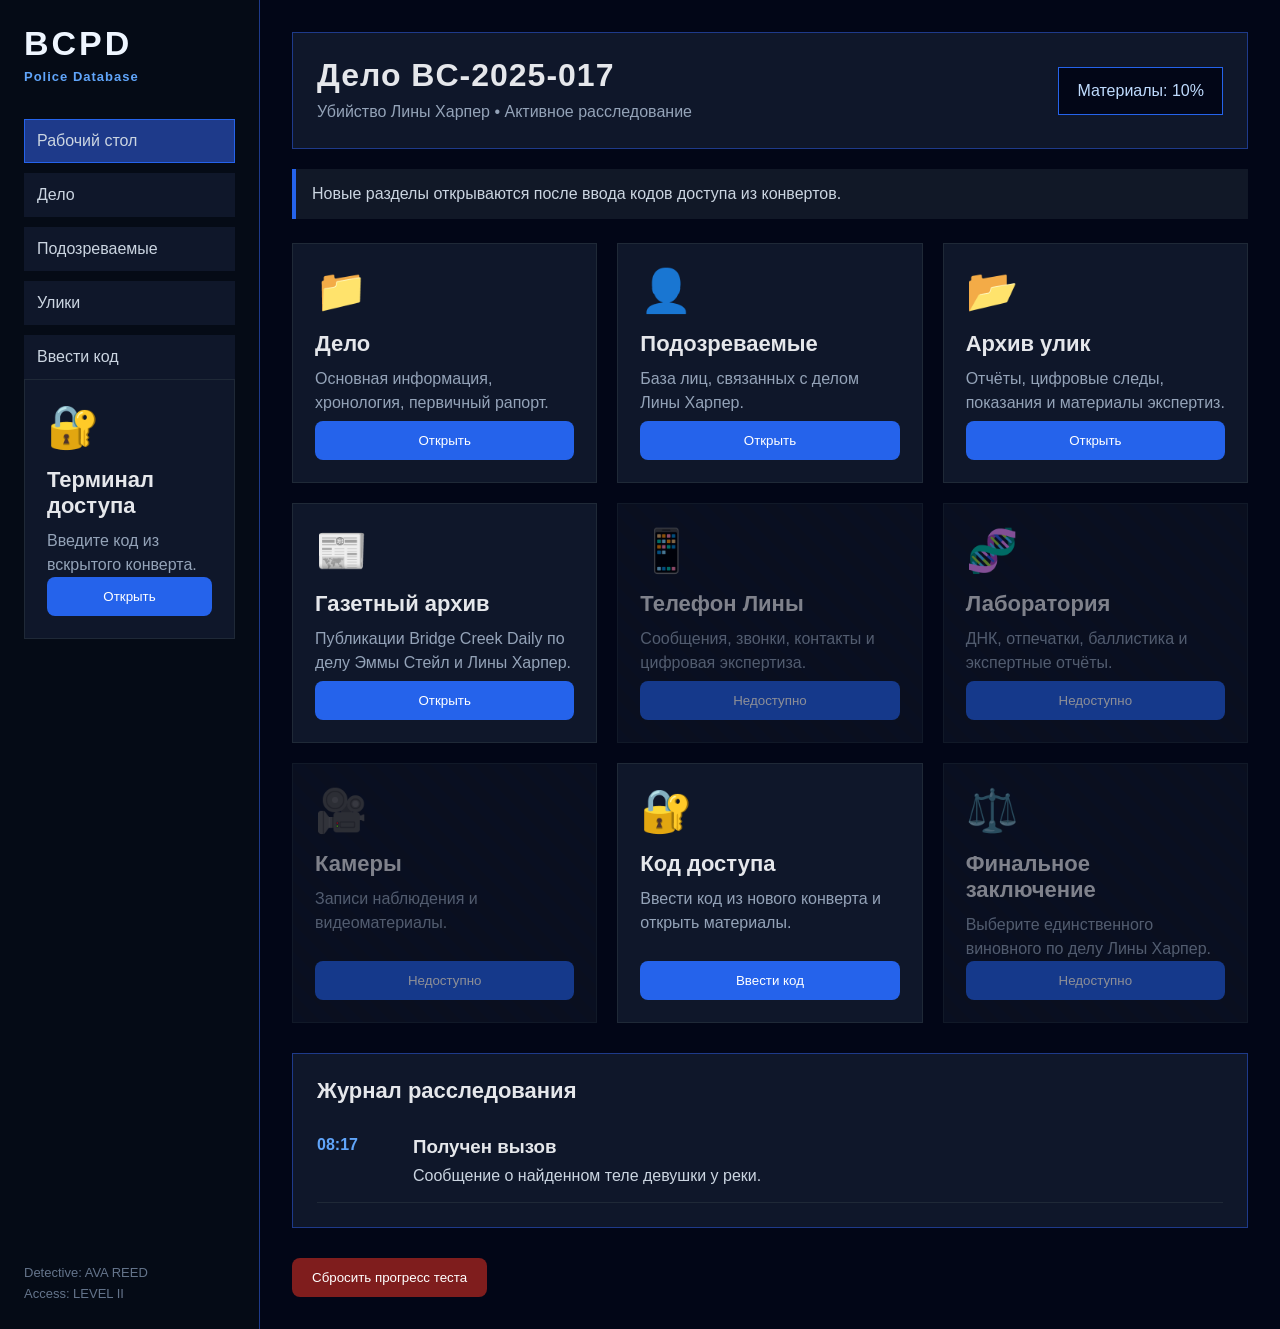
<file: pages/lab.html>
<!DOCTYPE html>
<html lang="ru">
<head>
  <meta charset="UTF-8">
  <meta name="viewport" content="width=device-width, initial-scale=1.0">
  <title>Лаборатория</title>
  <link rel="stylesheet" href="../assets/css/style.css">
</head>

<body class="os-body">

<div class="os-layout">

  <aside class="sidebar">
    <div class="sidebar-logo">
      BCPD
      <span>Forensic Lab</span>
    </div>

    <nav class="sidebar-menu">
      <a href="desktop.html">Рабочий стол</a>
      <a href="../evidence.html">Улики</a>
      <a href="../suspects.html">Подозреваемые</a>
      <a href="access.html">Ввести код</a>
    </nav>
  </aside>

  <main class="workspace">

    <div class="topbar">
      <div>
        <h1>Лаборатория</h1>
        <p>ДНК • отпечатки • баллистика • судебная экспертиза</p>
      </div>
      <div class="progress-box">FORENSICS</div>
    </div>

    <section class="lab-grid">

      <div class="lab-card">
        <span class="tag blue">БАЛЛИСТИКА</span>
        <h2>Баллистический отчёт по Кайлу</h2>
        <p>Материалы экспертного исследования по делу Кайла Беннета.</p>
        <button disabled data-level="5"
          data-file="../assets/documents/forensics/balistics-kyle.png"
          data-title="Баллистический отчёт по Кайлу">
          Доступ ограничен
        </button>
      </div>

      <div class="lab-card">
        <span class="tag blue">ОТПЕЧАТКИ</span>
        <h2>Отпечатки на велосипеде</h2>
        <p>Сравните обнаруженные отпечатки с образцами из досье подозреваемых.</p>
        <button disabled data-level="6"
          data-file="../assets/documents/forensics/bicycle-fingerprints.png"
          data-title="Отпечатки на велосипеде">
          Доступ ограничен
        </button>
      </div>

      <div class="lab-card">
        <span class="tag blue">ДНК</span>
        <h2>ДНК-экспертиза</h2>
        <p>Биологические образцы для самостоятельного сравнительного анализа.</p>
        <button disabled data-level="7"
          data-file="../assets/documents/dna/dna-samples-for-analysis.png"
          data-title="ДНК-образцы">
          Доступ ограничен
        </button>
      </div>

      <div class="lab-card">
        <span class="tag blue">БАЛЛИСТИКА</span>
        <h2>Баллистический отчёт по Лине</h2>
        <p>Материалы экспертного исследования по делу Лины Харпер.</p>
        <button disabled data-level="7"
          data-file="../assets/documents/forensics/balistics.png"
          data-title="Баллистический отчёт по Лине">
          Доступ ограничен
        </button>
      </div>

    </section>

  </main>

</div>

<div id="documentModal" class="document-modal">
  <div class="document-window">
    <div class="document-header">
      <strong id="documentTitle">Документ</strong>
      <button class="close-doc" onclick="closeDocument()">
        Закрыть
      </button>
    </div>

    <div id="documentViewer" class="document-frame"></div>
  </div>
</div>

<script src="../js/game.js?v=4"></script>

<script>
  const progress = getProgress();

  if (progress < 5) {
    alert("Доступ к лаборатории ограничен.");
    location.replace("desktop.html");
  } else {
    document.querySelectorAll(".lab-card button").forEach(button => {

      const requiredLevel = Number(button.dataset.level);

      if (progress >= requiredLevel) {
        button.disabled = false;
        button.textContent = "Открыть документ";

        button.onclick = function () {
          openDocument(button.dataset.file, button.dataset.title);
        };

      } else {
        button.disabled = true;
        button.textContent = "Доступ ограничен";
        button.style.opacity = "0.4";
        button.style.cursor = "not-allowed";
      }

    });
  }
</script>

</body>
</html>
</file>
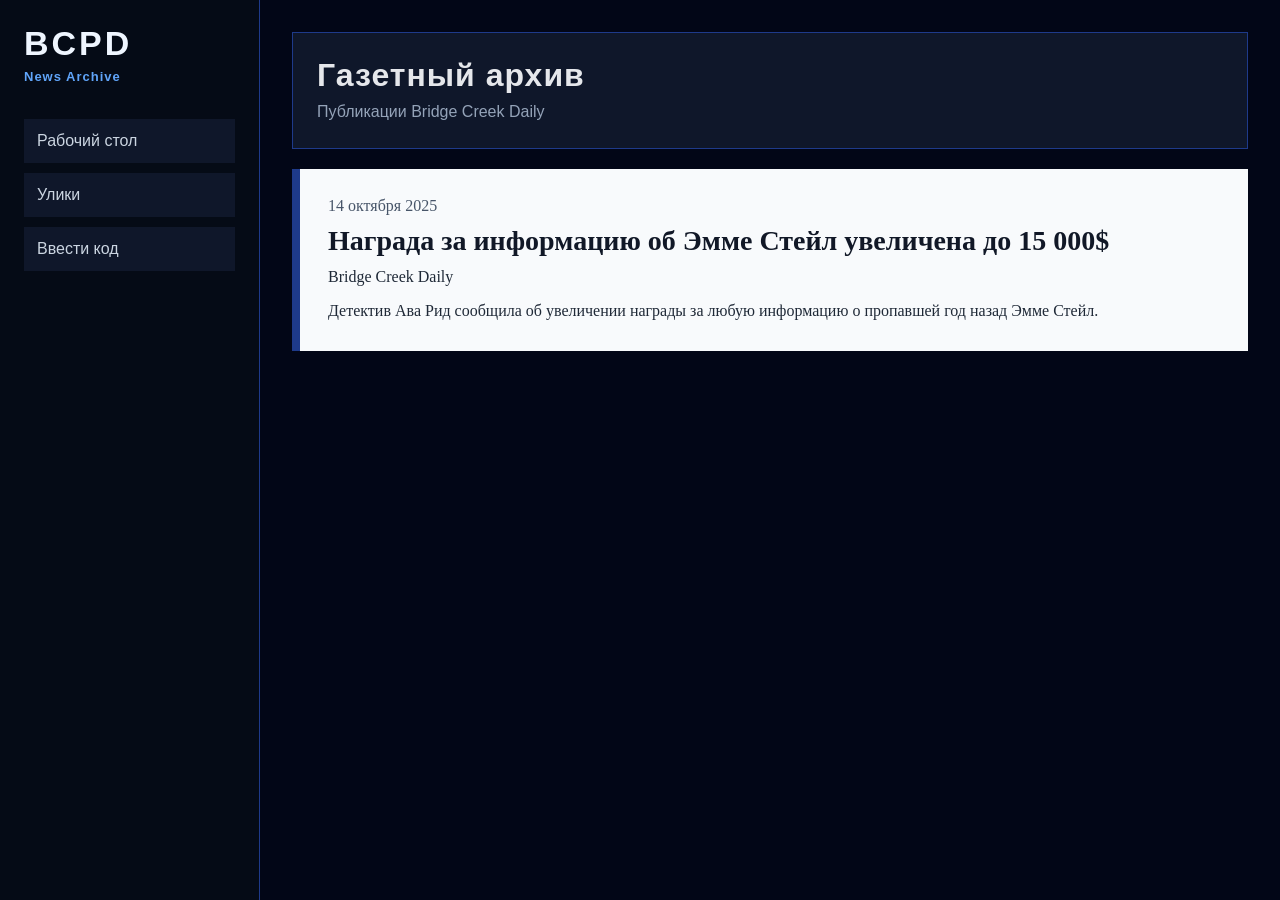
<file: pages/news.html>
<!DOCTYPE html>
<html lang="ru">
<head>
  <meta charset="UTF-8">
  <meta name="viewport" content="width=device-width, initial-scale=1.0">
  <title>Газетный архив</title>
  <link rel="stylesheet" href="../assets/css/style.css">
</head>

<body class="os-body">

<div class="os-layout">

  <aside class="sidebar">
    <div class="sidebar-logo">
      BCPD
      <span>News Archive</span>
    </div>

    <nav class="sidebar-menu">
      <a href="desktop.html">Рабочий стол</a>
      <a href="../evidence.html">Улики</a>
      <a href="access.html">Ввести код</a>
    </nav>
  </aside>

  <main class="workspace">
    <div class="topbar">
      <div>
        <h1>Газетный архив</h1>
        <p>Публикации Bridge Creek Daily</p>
      </div>
    </div>

    <div id="newsList" class="news-list"></div>
  </main>

</div>

<script src="../js/game.js"></script>
<script>
  loadNews();
</script>

</body>
</html>
</file>
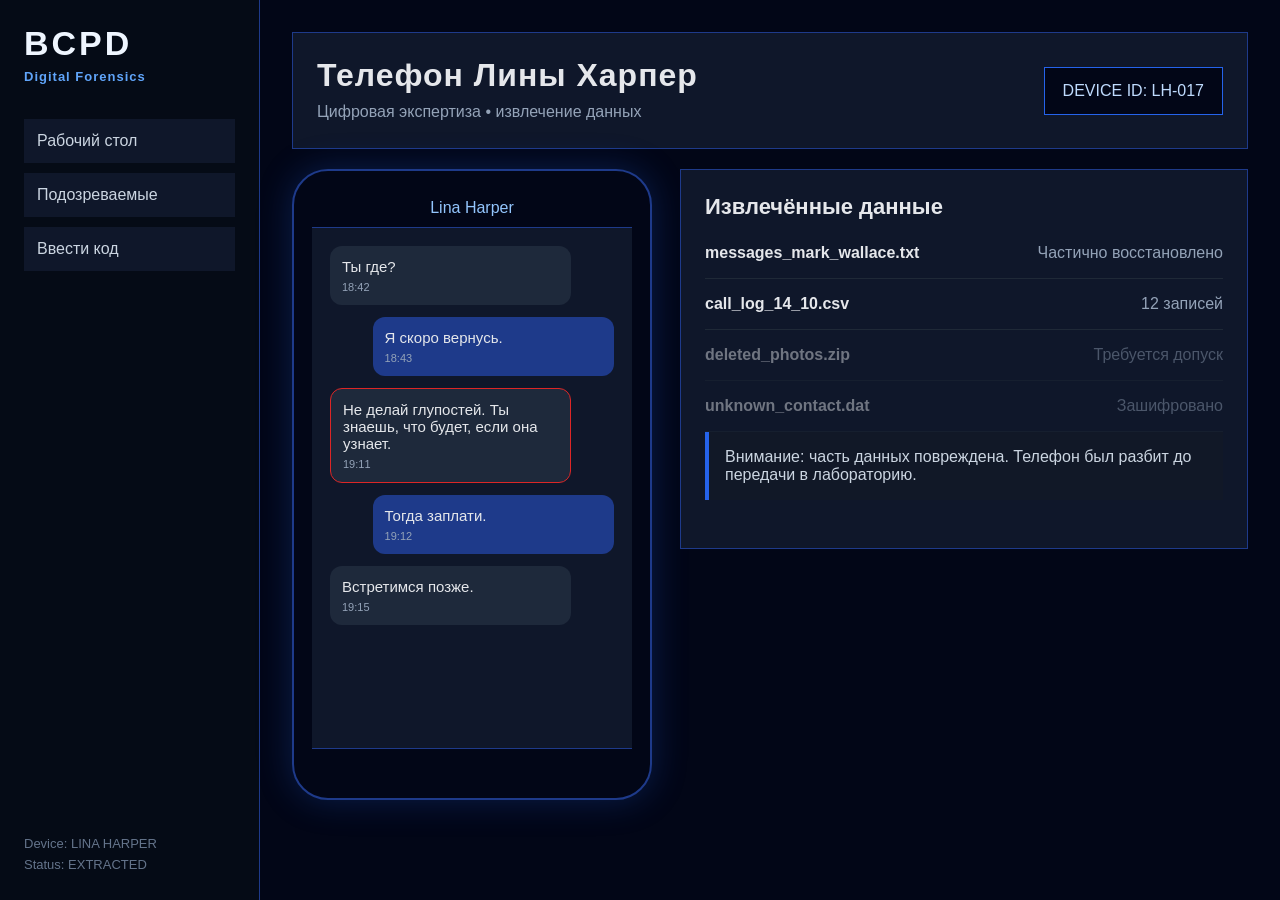
<file: pages/phone.html>
<!DOCTYPE html>
<html lang="ru">
<head>
  <meta charset="UTF-8">
  <meta name="viewport" content="width=device-width, initial-scale=1.0">
  <title>Телефон Лины</title>
  <link rel="stylesheet" href="../assets/css/style.css">
</head>

<body class="os-body">

<div class="os-layout">

  <aside class="sidebar">
    <div class="sidebar-logo">
      BCPD
      <span>Digital Forensics</span>
    </div>

    <nav class="sidebar-menu">
      <a href="desktop.html">Рабочий стол</a>
      <a href="../suspects.html">Подозреваемые</a>
      <a href="access.html">Ввести код</a>
    </nav>

    <div class="sidebar-footer">
      Device: LINA HARPER<br>
      Status: EXTRACTED
    </div>
  </aside>

  <main class="workspace">

    <div class="topbar">
      <div>
        <h1>Телефон Лины Харпер</h1>
        <p>Цифровая экспертиза • извлечение данных</p>
      </div>
      <div class="progress-box">DEVICE ID: LH-017</div>
    </div>

    <section class="phone-layout">

      <div class="phone-device">
        <div class="phone-top">Lina Harper</div>

        <div class="phone-screen">
          <div class="chat-message incoming">
            Ты где?
            <span>18:42</span>
          </div>

          <div class="chat-message outgoing">
            Я скоро вернусь.
            <span>18:43</span>
          </div>

          <div class="chat-message incoming danger">
            Не делай глупостей. Ты знаешь, что будет, если она узнает.
            <span>19:11</span>
          </div>

          <div class="chat-message outgoing">
            Тогда заплати.
            <span>19:12</span>
          </div>

          <div class="chat-message incoming">
            Встретимся позже.
            <span>19:15</span>
          </div>
        </div>

        <div class="phone-bottom"></div>
      </div>

      <div class="phone-files">

        <h2>Извлечённые данные</h2>

        <div class="file-row">
          <strong>messages_mark_wallace.txt</strong>
          <span>Частично восстановлено</span>
        </div>

        <div class="file-row">
          <strong>call_log_14_10.csv</strong>
          <span>12 записей</span>
        </div>

        <div class="file-row locked-line">
          <strong>deleted_photos.zip</strong>
          <span>Требуется допуск</span>
        </div>

        <div class="file-row locked-line">
          <strong>unknown_contact.dat</strong>
          <span>Зашифровано</span>
        </div>

        <div class="system-alert">
          Внимание: часть данных повреждена. Телефон был разбит до передачи в лабораторию.
        </div>

      </div>

    </section>

  </main>

</div>

</body>
</html>
</file>
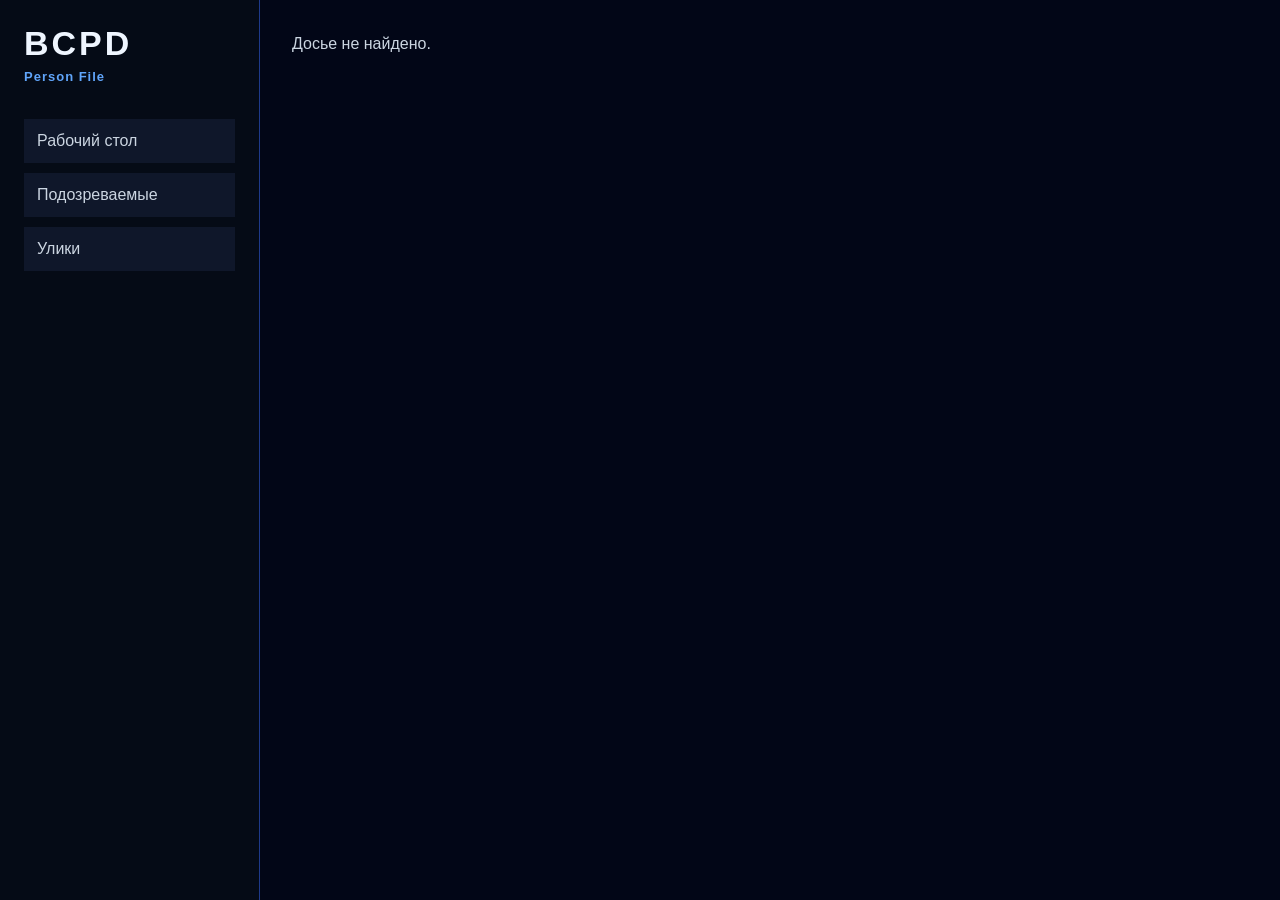
<file: pages/suspect-profile.html>
<!DOCTYPE html>
<html lang="ru">
<head>
  <meta charset="UTF-8">
  <meta name="viewport" content="width=device-width, initial-scale=1.0">
  <title>Досье</title>
  <link rel="stylesheet" href="../assets/css/style.css">
</head>

<body class="os-body">

<div class="os-layout">

  <aside class="sidebar">
    <div class="sidebar-logo">
      BCPD
      <span>Person File</span>
    </div>

    <nav class="sidebar-menu">
      <a href="desktop.html">Рабочий стол</a>
      <a href="../suspects.html">Подозреваемые</a>
      <a href="../evidence.html">Улики</a>
    </nav>
  </aside>

  <main class="workspace">
    <div id="suspectProfile"></div>
  </main>

</div>

<script src="../js/game.js?v=3"></script>
<script>
  loadSuspectProfile();
</script>

</body>
</html>
</file>
<file: assets/css/style.css>
* {
  box-sizing: border-box;
  margin: 0;
  padding: 0;
}

body {
  background: #0b1220;
  color: #ffffff;
  font-family: Arial, sans-serif;
}

header {
  background: #050b16;
  border-bottom: 3px solid #1e40af;
  padding: 24px;
}

.logo {
  font-size: 28px;
  font-weight: bold;
  letter-spacing: 2px;
}

.subtitle {
  color: #94a3b8;
  margin-top: 6px;
}

.warning {
  background: #991b1b;
  padding: 12px;
  text-align: center;
  font-weight: bold;
}

.container {
  max-width: 1300px;
  margin: auto;
  padding: 30px;
}

.back {
  display: inline-block;
  margin-bottom: 25px;
  color: #60a5fa;
  text-decoration: none;
}

.grid {
  display: grid;
  grid-template-columns: repeat(auto-fit, minmax(260px, 1fr));
  gap: 22px;
}

.card {
  background: #111827;
  border: 1px solid #1f2937;
  border-radius: 14px;
  overflow: hidden;
}

.card:hover {
  border-color: #3b82f6;
}

.card img {
  width: 100%;
  height: 330px;
  object-fit: cover;
  display: block;
}

.info {
  padding: 18px;
}

.tag {
  display: inline-block;
  font-size: 12px;
  padding: 5px 10px;
  border-radius: 20px;
  margin-bottom: 12px;
  font-weight: bold;
}

.red { background: #7f1d1d; }
.orange { background: #92400e; }
.blue { background: #1e3a8a; }
.gray { background: #374151; }
.green { background: #14532d; }

h1 {
  margin-bottom: 10px;
}

h2 {
  font-size: 22px;
  margin-bottom: 8px;
}

p {
  color: #cbd5e1;
  line-height: 1.5;
}

button {
  margin-top: 15px;
  padding: 12px 20px;
  background: #2563eb;
  border: none;
  border-radius: 8px;
  color: white;
  cursor: pointer;
}

button:hover {
  background: #1d4ed8;
}

.note {
  margin-top: 25px;
  background: #111827;
  border-left: 4px solid #1e40af;
  padding: 18px;
  color: #cbd5e1;
}

footer {
  margin-top: 40px;
  padding: 25px;
  text-align: center;
  color: #94a3b8;
  border-top: 1px solid #1f2937;
}
.terminal-body {
  min-height: 100vh;
  background:
    radial-gradient(circle at top, rgba(37, 99, 235, 0.18), transparent 35%),
    #020617;
  color: #dbeafe;
}

.terminal-screen {
  min-height: 100vh;
  display: flex;
  align-items: center;
  justify-content: center;
  padding: 30px;
}

.login-panel {
  width: 100%;
  max-width: 720px;
  background: rgba(15, 23, 42, 0.92);
  border: 1px solid #1e40af;
  box-shadow: 0 0 40px rgba(37, 99, 235, 0.25);
  padding: 36px;
}

.system-label {
  font-size: 30px;
  font-weight: bold;
  letter-spacing: 3px;
  color: #eff6ff;
}

.system-subtitle {
  margin-top: 8px;
  color: #93c5fd;
  letter-spacing: 2px;
}

.terminal-line {
  height: 1px;
  background: #1e40af;
  margin: 24px 0;
}

.case-info p {
  margin-bottom: 10px;
  color: #cbd5e1;
}

.case-info span {
  color: #60a5fa;
  display: inline-block;
  width: 110px;
}

.menu {
  display: grid;
  gap: 12px;
}

.menu a {
  display: block;
  background: #0f172a;
  border: 1px solid #1e3a8a;
  color: #dbeafe;
  text-decoration: none;
  padding: 14px 16px;
  transition: 0.2s;
}

.menu a:hover {
  background: #1e3a8a;
  transform: translateX(4px);
}

.terminal-footer {
  margin-top: 24px;
  color: #64748b;
  font-size: 14px;
}
.access-input {
  width: 100%;
  padding: 14px;
  background: #020617;
  border: 1px solid #1e40af;
  color: #dbeafe;
  font-size: 18px;
  margin-bottom: 10px;
}
.locked-card {
  min-height: 330px;
  display: flex;
  align-items: center;
  justify-content: center;
  background: repeating-linear-gradient(
    45deg,
    #111827,
    #111827 10px,
    #0f172a 10px,
    #0f172a 20px
  );
  opacity: 0.75;
}

.success-box {
  margin-top: 20px;
  border-left: 4px solid #22c55e;
  background: #052e16;
  padding: 18px;
}

.error-box {
  margin-top: 20px;
  border-left: 4px solid #ef4444;
  background: #450a0a;
  padding: 18px;
}
.os-body {
  min-height: 100vh;
  background: #020617;
  color: #e5e7eb;
}

.os-layout {
  min-height: 100vh;
  display: grid;
  grid-template-columns: 260px 1fr;
}

.sidebar {
  background: #050b16;
  border-right: 1px solid #1e3a8a;
  padding: 24px;
  display: flex;
  flex-direction: column;
}

.sidebar-logo {
  font-size: 34px;
  font-weight: bold;
  letter-spacing: 3px;
  color: #eff6ff;
  margin-bottom: 35px;
}

.sidebar-logo span {
  display: block;
  font-size: 13px;
  color: #60a5fa;
  letter-spacing: 1px;
  margin-top: 6px;
}

.sidebar-menu {
  display: grid;
  gap: 10px;
}

.sidebar-menu a {
  color: #cbd5e1;
  text-decoration: none;
  padding: 12px;
  border: 1px solid transparent;
  background: #0f172a;
}

.sidebar-menu a:hover,
.sidebar-menu a.active {
  border-color: #2563eb;
  background: #1e3a8a;
}

.sidebar-footer {
  margin-top: auto;
  color: #64748b;
  font-size: 13px;
  line-height: 1.6;
}

.workspace {
  padding: 32px;
}

.topbar {
  display: flex;
  justify-content: space-between;
  gap: 20px;
  align-items: center;
  background: #0f172a;
  border: 1px solid #1e3a8a;
  padding: 24px;
  margin-bottom: 20px;
}

.topbar h1 {
  margin: 0;
  letter-spacing: 1px;
}

.topbar p {
  margin-top: 6px;
  color: #94a3b8;
}

.progress-box {
  background: #020617;
  border: 1px solid #2563eb;
  padding: 14px 18px;
  color: #bfdbfe;
  min-width: 150px;
  text-align: center;
}

.system-alert {
  background: #111827;
  border-left: 4px solid #2563eb;
  padding: 16px;
  margin-bottom: 24px;
  color: #cbd5e1;
}

.app-grid {
  display: grid;
  grid-template-columns: repeat(auto-fit, minmax(240px, 1fr));
  gap: 20px;
}

.app-card {
  background: #0f172a;
  border: 1px solid #1f2937;
  padding: 22px;
  min-height: 240px;
  display: flex;
  flex-direction: column;
  transition: 0.2s;
}

.app-card:hover {
  border-color: #3b82f6;
  transform: translateY(-3px);
}

.app-icon {
  font-size: 42px;
  margin-bottom: 16px;
}

.app-card h2 {
  margin-bottom: 10px;
}

.app-card p {
  color: #94a3b8;
}

.app-card button {
  margin-top: auto;
}

.app-card.locked-section {
  opacity: 0.55;
  background: repeating-linear-gradient(
    45deg,
    #0f172a,
    #0f172a 10px,
    #111827 10px,
    #111827 20px
  );
}

.app-card.locked-section.unlocked {
  opacity: 1;
  background: #0f172a;
}

.test-reset {
  margin-top: 30px;
  background: #7f1d1d;
}

@media (max-width: 800px) {
  .os-layout {
    grid-template-columns: 1fr;
  }

  .sidebar {
    display: block;
  }

  .sidebar-footer {
    margin-top: 20px;
  }

  .topbar {
    flex-direction: column;
    align-items: flex-start;
  }
}
.phone-layout {
  display: grid;
  grid-template-columns: 360px 1fr;
  gap: 28px;
  align-items: start;
}

.phone-device {
  background: #020617;
  border: 2px solid #1e3a8a;
  border-radius: 36px;
  padding: 18px;
  box-shadow: 0 0 35px rgba(37, 99, 235, 0.25);
}

.phone-top {
  text-align: center;
  color: #93c5fd;
  padding: 10px;
  border-bottom: 1px solid #1e3a8a;
}

.phone-screen {
  min-height: 520px;
  padding: 18px;
  background: #0f172a;
}

.chat-message {
  max-width: 85%;
  padding: 12px;
  margin-bottom: 12px;
  border-radius: 12px;
  color: #e5e7eb;
  font-size: 15px;
}

.chat-message span {
  display: block;
  font-size: 11px;
  color: #94a3b8;
  margin-top: 6px;
}

.incoming {
  background: #1e293b;
}

.outgoing {
  background: #1e3a8a;
  margin-left: auto;
}

.danger {
  border: 1px solid #dc2626;
}

.phone-bottom {
  height: 32px;
  border-top: 1px solid #1e3a8a;
}

.phone-files {
  background: #0f172a;
  border: 1px solid #1e3a8a;
  padding: 24px;
}

.file-row {
  display: flex;
  justify-content: space-between;
  gap: 20px;
  border-bottom: 1px solid #1f2937;
  padding: 16px 0;
}

.file-row span {
  color: #94a3b8;
}

.locked-line {
  opacity: 0.45;
}

@media (max-width: 900px) {
  .phone-layout {
    grid-template-columns: 1fr;
  }
}
.case-journal {
  margin-top: 30px;
  background: #0f172a;
  border: 1px solid #1e3a8a;
  padding: 24px;
}

.case-journal h2 {
  margin-bottom: 18px;
}

.journal-item {
  display: grid;
  grid-template-columns: 80px 1fr;
  gap: 16px;
  border-bottom: 1px solid #1f2937;
  padding: 14px 0;
}

.journal-time {
  color: #60a5fa;
  font-weight: bold;
}

.journal-item h3 {
  margin-bottom: 6px;
}
.unlock-list {
  margin: 18px 0;
  padding-left: 0;
  list-style: none;
}

.unlock-list li {
  background: #064e3b;
  border-left: 4px solid #22c55e;
  margin-bottom: 8px;
  padding: 10px 12px;
  color: #dcfce7;
}
.evidence-list {
  display: grid;
  gap: 14px;
}

.evidence-item {
  display: grid;
  grid-template-columns: 120px 1fr;
  gap: 18px;
  background: #0f172a;
  border: 1px solid #1e3a8a;
  padding: 18px;
}

.evidence-type {
  color: #60a5fa;
  font-weight: bold;
}

.evidence-item span {
  display: inline-block;
  margin-top: 8px;
  color: #93c5fd;
}
.news-list {
  display: grid;
  gap: 18px;
}

.news-card {
  background: #f8fafc;
  color: #111827;
  padding: 28px;
  border-left: 8px solid #1e3a8a;
  font-family: Georgia, serif;
}

.news-card h2 {
  color: #111827;
  font-size: 28px;
}

.news-card p {
  color: #1f2937;
}

.news-date,
.news-source {
  color: #475569;
  margin-bottom: 10px;
}
.document-modal {
  position: fixed;
  inset: 0;
  background: rgba(2, 6, 23, 0.92);
  display: none;
  align-items: center;
  justify-content: center;
  z-index: 999;
}

.document-window {
  width: 90%;
  max-width: 900px;
  height: 85vh;
  background: #0f172a;
  border: 1px solid #2563eb;
  display: flex;
  flex-direction: column;
}

.document-header {
  padding: 14px 18px;
  background: #020617;
  border-bottom: 1px solid #2563eb;
  display: flex;
  justify-content: space-between;
}

.close-doc {
  background: #7f1d1d;
}
.case-hero {
  display: grid;
  grid-template-columns: 1fr 320px;
  gap: 28px;
  background: #0f172a;
  border: 1px solid #1e3a8a;
  padding: 28px;
  margin-bottom: 24px;
}

.case-subtitle {
  color: #94a3b8;
  margin-bottom: 20px;
}

.case-data {
  display: grid;
  gap: 10px;
  margin-top: 18px;
}

.case-data p {
  background: #020617;
  border-left: 4px solid #2563eb;
  padding: 10px 12px;
}

.case-photo {
  width: 100%;
  height: 420px;
  object-fit: cover;
  border: 1px solid #334155;
}

.case-section {
  background: #0f172a;
  border: 1px solid #1e293b;
  padding: 24px;
  margin-bottom: 20px;
}

.case-points {
  display: grid;
  gap: 10px;
}

.case-points div {
  background: #020617;
  border-left: 4px solid #1e40af;
  padding: 12px;
  color: #cbd5e1;
}

.timeline-static {
  display: grid;
  gap: 12px;
}

.timeline-static div {
  background: #020617;
  padding: 12px;
  border-left: 4px solid #60a5fa;
}

.case-links {
  display: flex;
  flex-wrap: wrap;
  gap: 12px;
}

@media (max-width: 850px) {
  .case-hero {
    grid-template-columns: 1fr;
  }
}
.profile-card {
  display: grid;
  grid-template-columns: 330px 1fr;
  gap: 28px;
  background: #0f172a;
  border: 1px solid #1e3a8a;
  padding: 28px;
}

.profile-card img {
  width: 100%;
  height: 460px;
  object-fit: cover;
  border: 1px solid #334155;
}

@media (max-width: 850px) {
  .profile-card {
    grid-template-columns: 1fr;
  }
}
.suspect-meter {
  background: #020617;
  border: 1px solid #1e3a8a;
  padding: 16px;
  margin: 18px 0;
}

.suspect-meter .bar {
  margin-top: 10px;
}
.lab-grid {
  display: grid;
  grid-template-columns: repeat(auto-fit, minmax(260px, 1fr));
  gap: 20px;
}

.lab-card {
  background: #0f172a;
  border: 1px solid #1e3a8a;
  padding: 24px;
  min-height: 240px;
}

.lab-card h2 {
  margin-top: 12px;
}
.camera-list {
  display: grid;
  gap: 18px;
}

.camera-card {
  display: grid;
  grid-template-columns: 180px 1fr;
  gap: 20px;
  background: #0f172a;
  border: 1px solid #1e3a8a;
  padding: 20px;
}

.camera-preview {
  min-height: 120px;
  background:
    linear-gradient(rgba(15,23,42,0.2), rgba(15,23,42,0.9)),
    repeating-linear-gradient(
      0deg,
      #020617,
      #020617 4px,
      #0f172a 4px,
      #0f172a 8px
    );
  border: 1px solid #334155;
  display: flex;
  align-items: center;
  justify-content: center;
  color: #60a5fa;
  font-size: 28px;
  font-weight: bold;
}

.locked-preview {
  opacity: 0.45;
  filter: blur(1px);
}

@media (max-width: 750px) {
  .camera-card {
    grid-template-columns: 1fr;
  }
}
.document-frame {
  flex: 1;
  background: #020617;
  overflow: auto;
  display: flex;
  align-items: center;
  justify-content: center;
  padding: 18px;
}

.document-image {
  max-width: 100%;
  max-height: 100%;
  object-fit: contain;
}

.document-video {
  width: 100%;
  max-height: 100%;
  background: black;
}
.decision-box{
    max-width:700px;
    margin:40px auto;
    background:#0f172a;
    border:1px solid #1e3a8a;
    padding:30px;
}

.decision-box label{
    display:block;
    margin:18px 0;
    font-size:20px;
    cursor:pointer;
}

.decision-box button{
    margin-top:30px;
}
.decision-box {
  max-width: 700px;
  margin: 40px auto;
  background: rgba(10, 18, 28, 0.92);
  border: 1px solid rgba(125, 180, 255, 0.3);
  border-radius: 14px;
  padding: 28px;
  box-shadow: 0 0 30px rgba(0, 0, 0, 0.4);
}

.decision-option {
  display: flex;
  align-items: center;
  gap: 14px;
  padding: 16px 18px;
  margin-bottom: 12px;
  border: 1px solid rgba(160, 190, 230, 0.25);
  border-radius: 10px;
  background: rgba(255, 255, 255, 0.04);
  cursor: pointer;
  font-size: 18px;
}

.decision-option:hover {
  background: rgba(100, 150, 220, 0.12);
  border-color: rgba(160, 200, 255, 0.5);
}

.decision-option input {
  transform: scale(1.25);
}

.decision-actions {
  display: flex;
  gap: 14px;
  justify-content: flex-end;
  margin-top: 28px;
}

.decision-actions button {
  min-width: 180px;
}
.decision-box textarea {
  width: 100%;
  min-height: 140px;
  margin-top: 24px;
  padding: 14px;
  background: #020617;
  border: 1px solid #2563eb;
  color: white;
  font-size: 16px;
  resize: vertical;
}
/* База персонажей: единая структура карточек */
#suspectsGrid .card {
  display: flex;
  flex-direction: column;
  align-items: stretch;
  justify-content: flex-start;
  min-width: 0;
}

#suspectsGrid .card img,
#suspectsGrid .locked-silhouette {
  width: 100%;
  height: 330px;
  flex: 0 0 330px;
  background: #0b1120;
}

#suspectsGrid .card img {
  object-fit: contain;
  display: block;
}

#suspectsGrid .locked-silhouette {
  display: flex;
  align-items: center;
  justify-content: center;
  font-size: 100px;
  font-weight: bold;
  color: #64748b;
}

#suspectsGrid .card .info {
  display: flex;
  flex-direction: column;
  align-items: flex-start;
  flex: 1;
  gap: 6px;
}

#suspectsGrid .card .info button {
  margin-top: auto;
}

#suspectsGrid .card .info p:last-of-type {
  margin-bottom: 12px;
}

.profile-card img {
  width: 100%;
  height: auto;
  object-fit: contain;
  align-self: start;
}

.case-section ul {
  padding-left: 20px;
}
</file>
